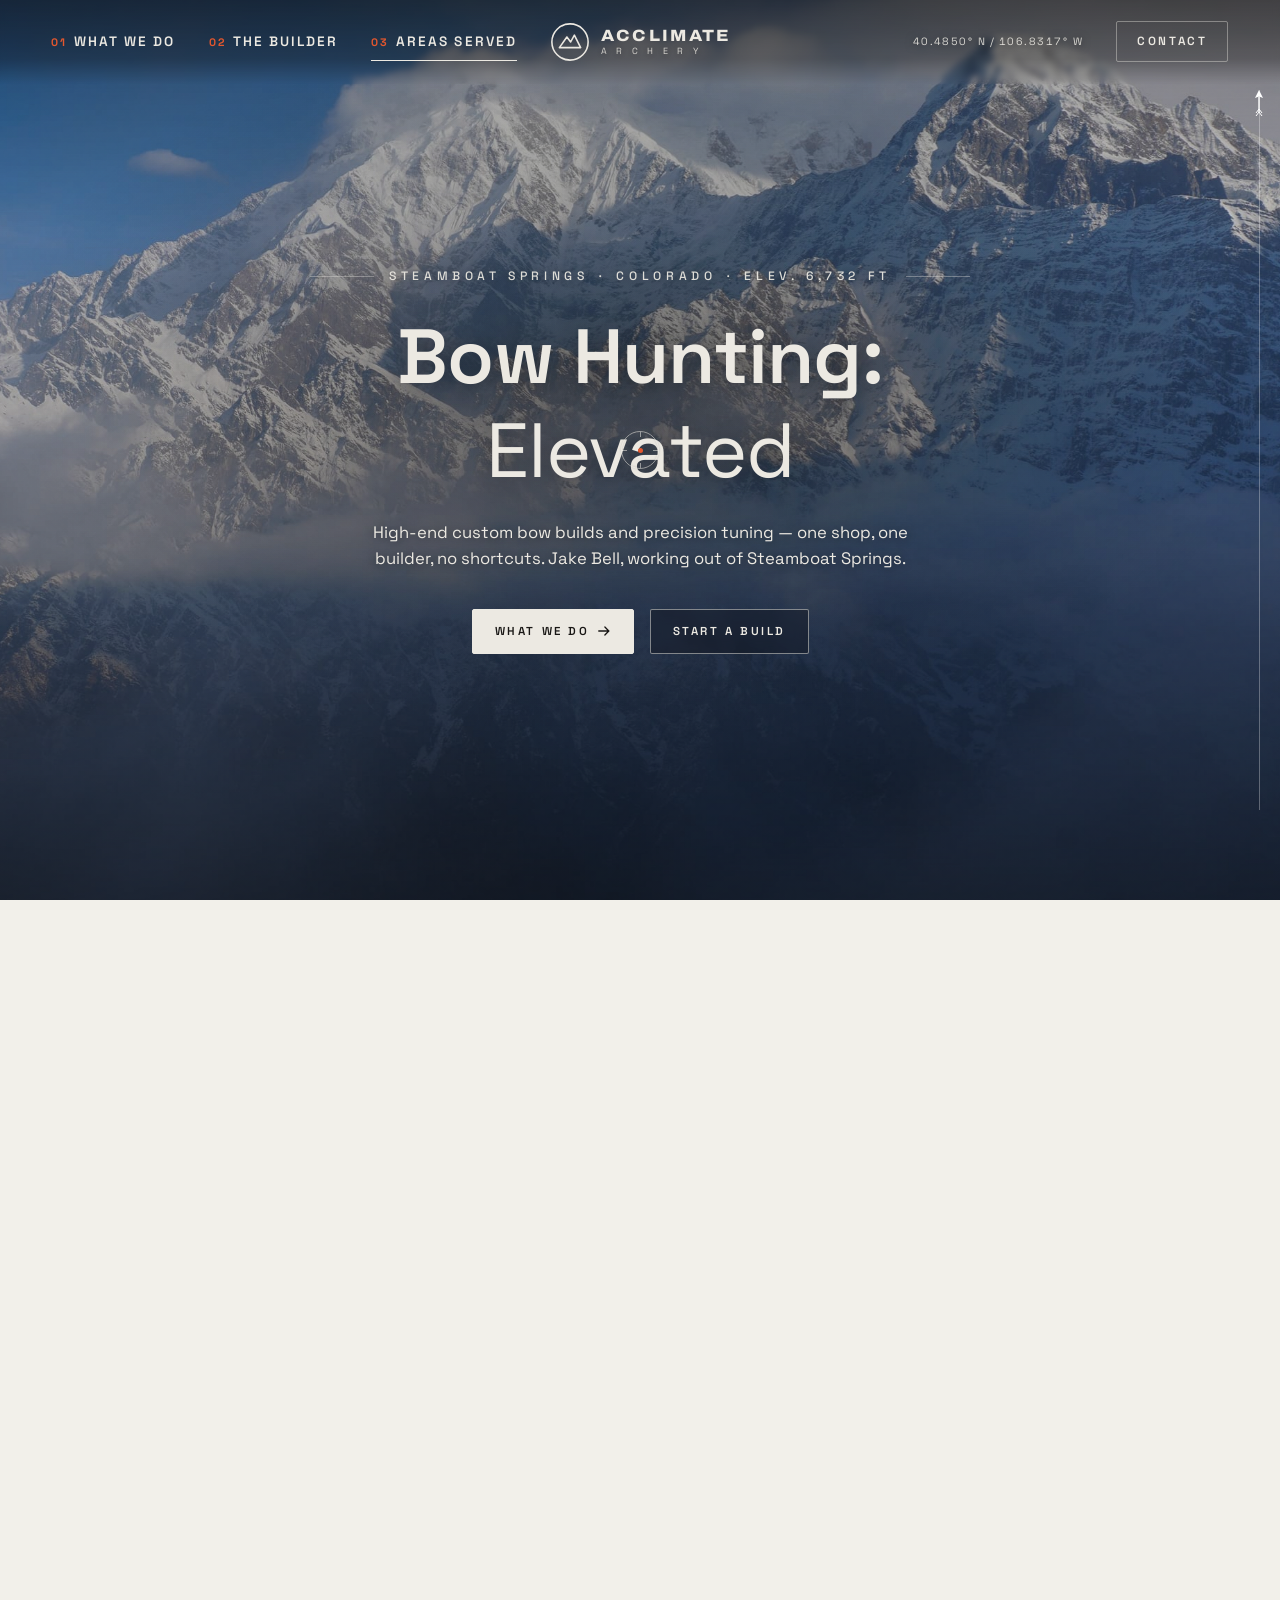
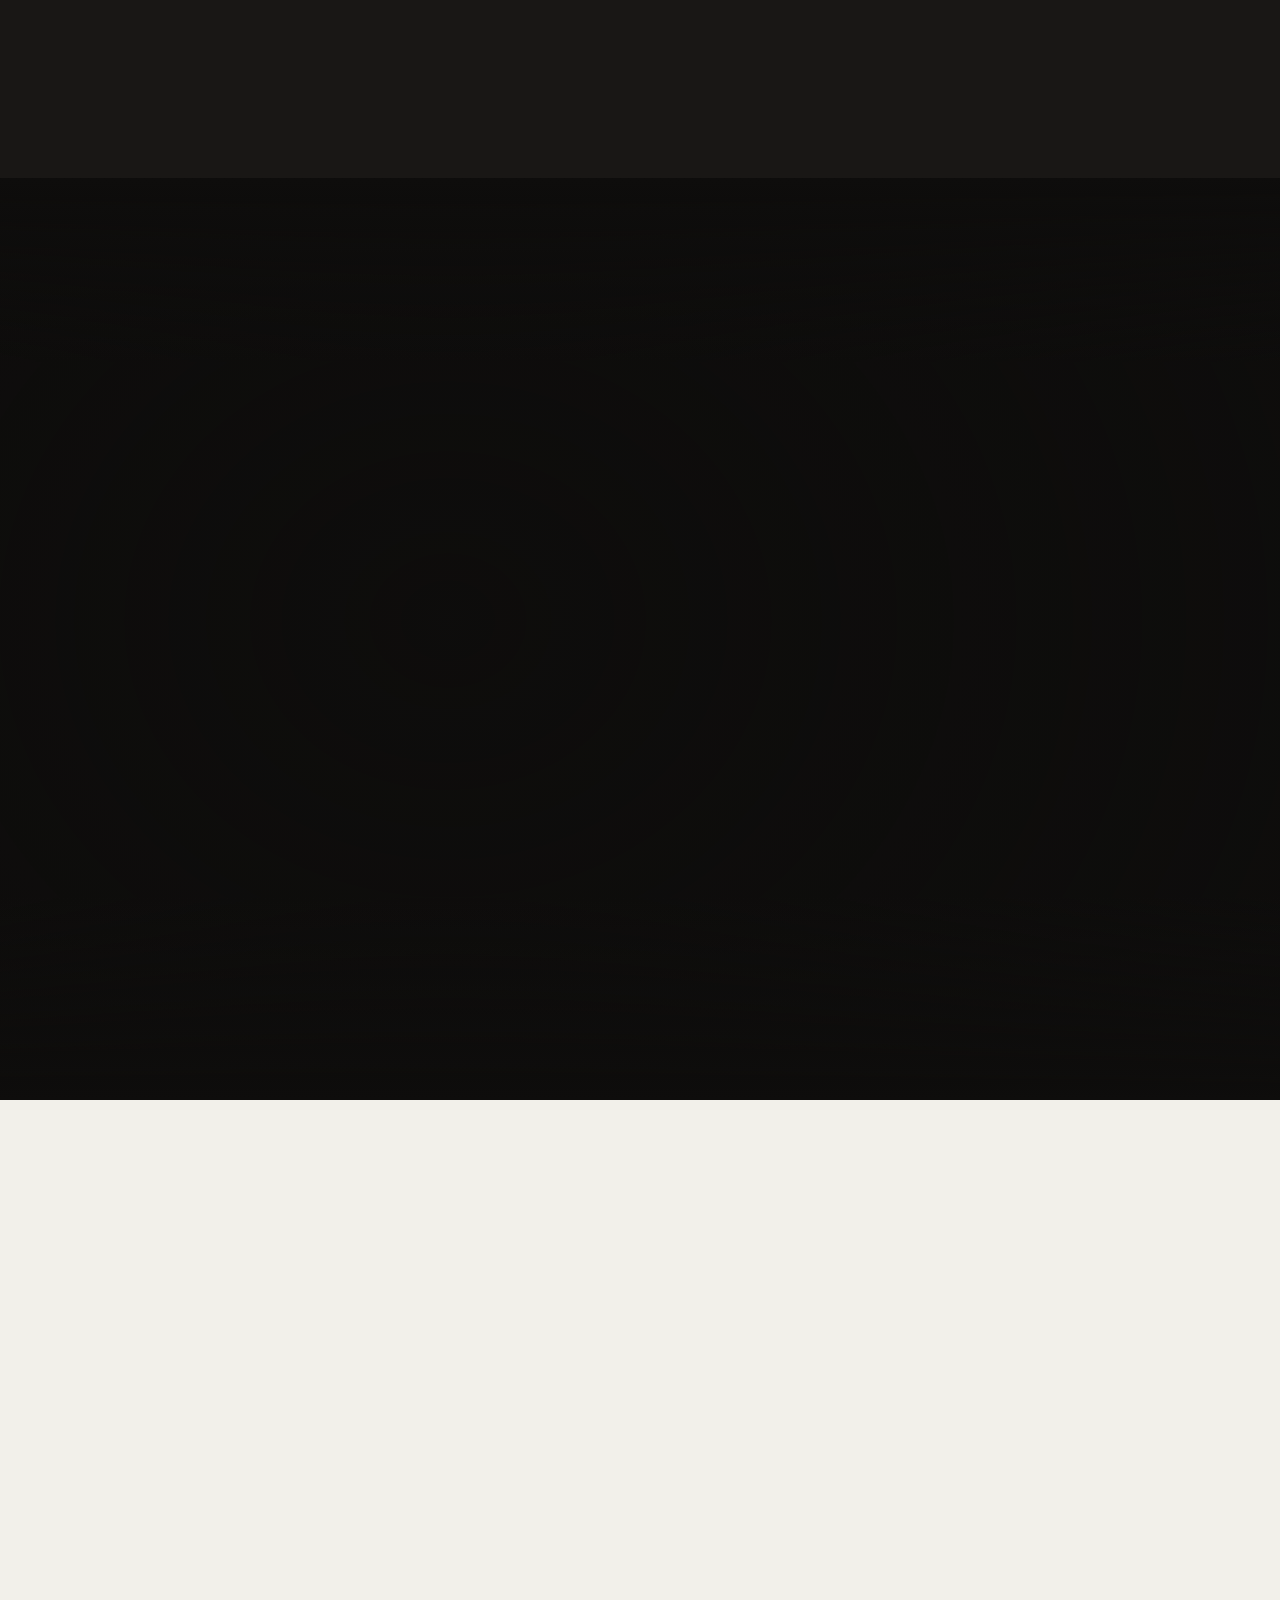
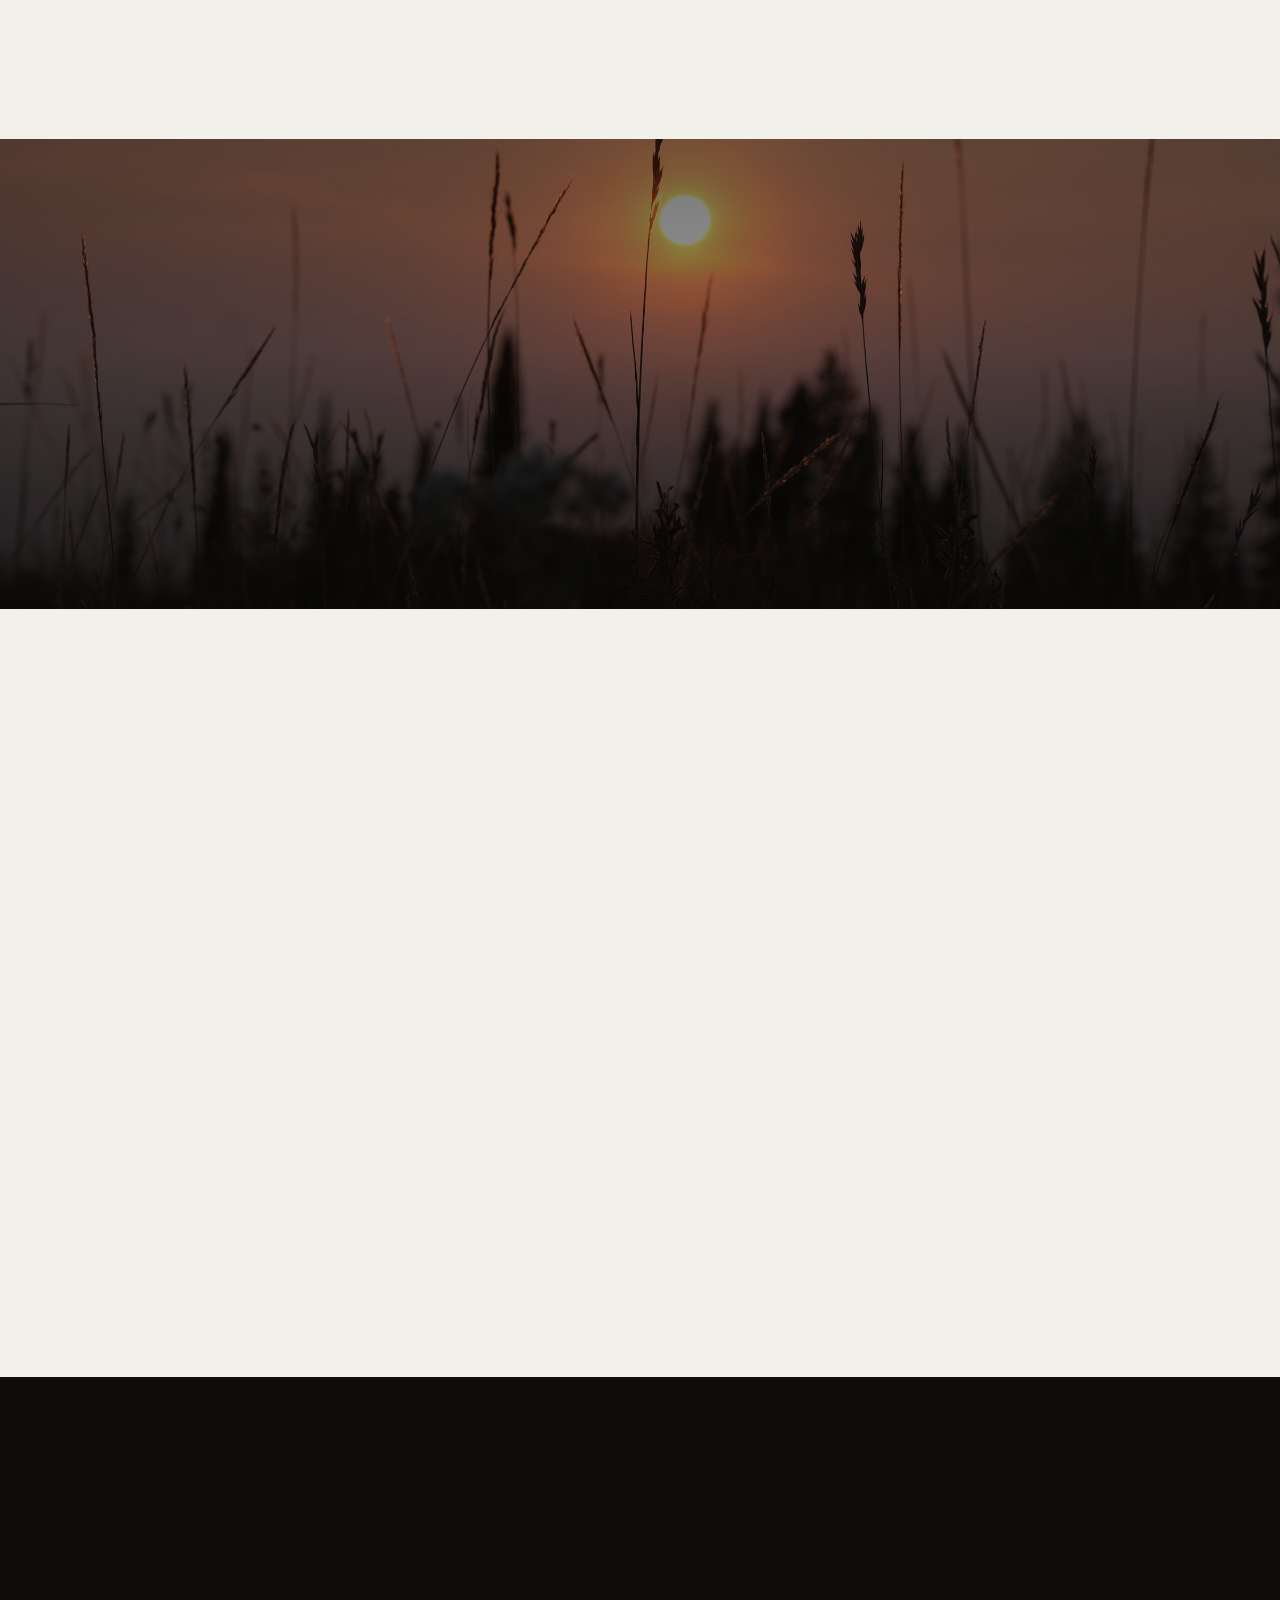
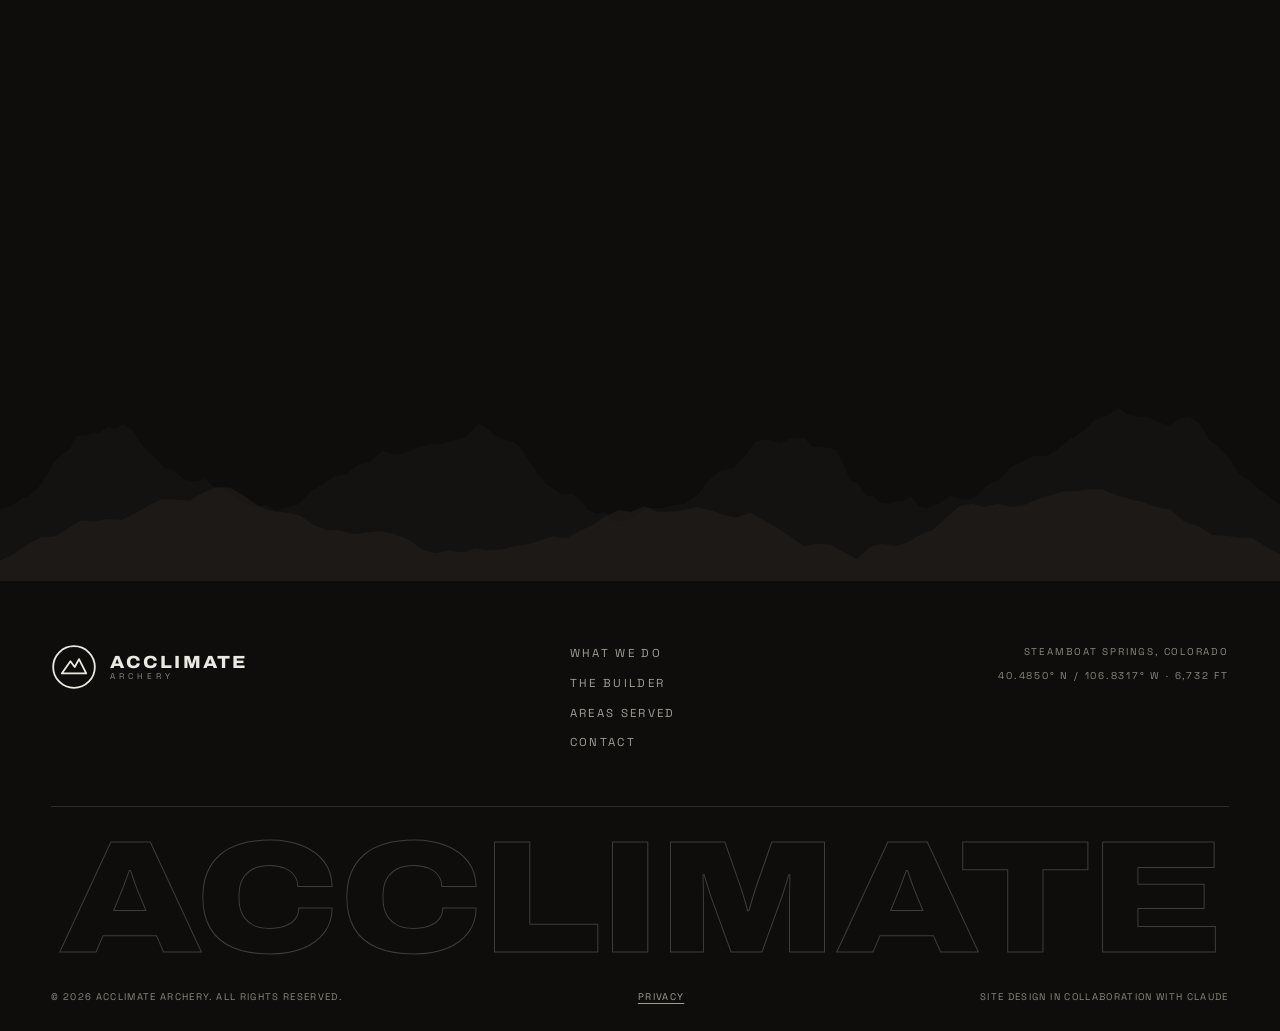
<file: index.html>
<!DOCTYPE html>
<html lang="en">
<head>
  <meta charset="UTF-8" />
  <meta name="viewport" content="width=device-width, initial-scale=1.0" />
  <title>Acclimate Archery — Custom Bow Builds &amp; Precision Tuning | Steamboat Springs, CO</title>
  <meta name="description" content="High-end custom bow builds and precision tuning by Jake Bell — a one-man archery shop based in Steamboat Springs, Colorado, serving the Yampa Valley. For bow hunters, by bow hunters." />
  <meta name="keywords" content="Acclimate Archery, Jake Bell, archery, bow tuning, custom bow builds, custom bow setups, precision bow tuning, high end archery, bow hunting, bow hunter, archery shop Steamboat Springs, Steamboat Springs archery, Yampa Valley archery, Colorado bow shop, hunting bow setup, arrow spine matching, broadhead tuning, string and cable service, bowstrings, elk hunting gear, archery Colorado" />
  <meta name="author" content="Jake Bell, Acclimate Archery" />
  <meta name="robots" content="index, follow" />
  <meta name="theme-color" content="#0e0d0c" />

  <meta property="og:title" content="Acclimate Archery — Custom Bow Builds & Precision Tuning" />
  <meta property="og:description" content="High-end custom bow builds and precision tuning by Jake Bell — a one-man archery shop in Steamboat Springs, Colorado." />
  <meta property="og:type" content="website" />
  <meta property="og:image" content="Images/hero-mountains.jpg" />
  <meta property="og:locale" content="en_US" />
  <meta name="twitter:card" content="summary_large_image" />
  <meta name="twitter:title" content="Acclimate Archery — Custom Bow Builds & Precision Tuning" />
  <meta name="twitter:description" content="High-end custom bow builds and precision tuning by Jake Bell — a one-man archery shop in Steamboat Springs, Colorado." />
  <meta name="twitter:image" content="Images/hero-mountains.jpg" />

  <script type="application/ld+json">
  {
    "@context": "https://schema.org",
    "@type": "SportingGoodsStore",
    "name": "Acclimate Archery",
    "description": "High-end custom bow builds, precision bow tuning, and archery services by Jake Bell in Steamboat Springs, Colorado.",
    "founder": {
      "@type": "Person",
      "name": "Jake Bell"
    },
    "telephone": "+1-612-554-9686",
    "email": "jakebell412@gmail.com",
    "address": {
      "@type": "PostalAddress",
      "addressLocality": "Steamboat Springs",
      "addressRegion": "CO",
      "addressCountry": "US"
    },
    "areaServed": ["Steamboat Springs, CO", "Yampa Valley, CO", "Craig, CO", "Hayden, CO", "Stagecoach, CO"],
    "priceRange": "$$",
    "knowsAbout": ["Custom bow builds", "Precision bow tuning", "Archery", "Bow hunting", "Arrow spine matching", "Broadhead tuning"]
  }
  </script>

  <link rel="preload" href="fonts/space-grotesk-latin.woff2" as="font" type="font/woff2" crossorigin />
  <link rel="preload" href="fonts/archivo-latin.woff2" as="font" type="font/woff2" crossorigin />
  <link rel="stylesheet" href="css/fonts.css" />
  <link rel="stylesheet" href="css/style.css" />
  <link rel="icon" type="image/svg+xml" href="favicon.svg" />
</head>
<body data-theme="dark">
  <a class="skip-link" href="#top">Skip to content</a>

  <!-- ======================= PRELOADER ======================= -->
  <div class="preloader" id="preloader" aria-hidden="true">
    <div class="preloader__inner">
      <svg class="preloader__mark" viewBox="0 0 120 120" fill="none">
        <circle class="preloader__ring" cx="60" cy="60" r="54" stroke="currentColor" stroke-width="1.5"/>
        <path class="preloader__peaks" d="M28 77 L50.6 45 L62 60 L73 39.5 L92 77 Z" stroke="currentColor" stroke-width="2.5" stroke-linejoin="round" fill="none"/>
      </svg>
      <div class="preloader__wordwrap">
        <span class="preloader__word">ACCLIMATE</span>
      </div>
      <div class="preloader__meta">
        <span>ELEV. 6,732 FT</span>
        <span class="preloader__count" id="preloaderCount">000</span>
      </div>
    </div>
    <div class="preloader__curtain"></div>
    <div class="preloader__curtain preloader__curtain--2"></div>
  </div>

  <!-- ======================= CURSOR ======================= -->
  <div class="cursor" id="cursor" aria-hidden="true">
    <div class="cursor__reticle">
      <span class="cursor__tick cursor__tick--n"></span>
      <span class="cursor__tick cursor__tick--e"></span>
      <span class="cursor__tick cursor__tick--s"></span>
      <span class="cursor__tick cursor__tick--w"></span>
    </div>
    <div class="cursor__dot"></div>
  </div>

  <!-- ======================= PROGRESS RAIL ======================= -->
  <div class="progress-rail" aria-hidden="true">
    <div class="progress-rail__arrow" id="progressArrow">
      <svg viewBox="0 0 10 26" fill="none">
        <path d="M5 0 L9 8 L5 6.5 L1 8 Z" fill="currentColor"/>
        <line x1="5" y1="6.5" x2="5" y2="22" stroke="currentColor" stroke-width="1.4"/>
        <path d="M5 22 L8 26 M5 22 L2 26 M5 19 L8 23 M5 19 L2 23" stroke="currentColor" stroke-width="1"/>
      </svg>
    </div>
    <div class="progress-rail__line"></div>
  </div>

  <!-- ======================= HEADER ======================= -->
  <header class="site-header" id="siteHeader">
    <div class="site-header__inner">
      <nav class="site-nav site-nav--left" aria-label="Primary">
        <a href="#what-we-do" class="site-nav__link" data-cursor="hover"><span class="site-nav__num">01</span>What We Do</a>
        <a href="#craft" class="site-nav__link" data-cursor="hover"><span class="site-nav__num">02</span>The Builder</a>
        <a href="#territory" class="site-nav__link" data-cursor="hover"><span class="site-nav__num">03</span>Areas Served</a>
      </nav>

      <a href="#top" class="site-logo" data-cursor="hover">
        <svg class="site-logo__mark" viewBox="0 0 64 64" fill="none" aria-hidden="true">
          <circle cx="32" cy="32" r="29" stroke="currentColor" stroke-width="2.5"/>
          <path d="M15 41 L27 24 L33 32 L39 21 L49 41 Z" stroke="currentColor" stroke-width="2.5" stroke-linejoin="round" fill="none"/>
        </svg>
        <span class="site-logo__type">
          <span class="site-logo__name">Acclimate</span>
          <span class="site-logo__sub" aria-hidden="true">A&nbsp;R&nbsp;C&nbsp;H&nbsp;E&nbsp;R&nbsp;Y</span><span class="visually-hidden">Archery</span>
        </span>
      </a>

      <div class="site-nav site-nav--right">
        <span class="site-header__coords" aria-hidden="true">40.4850° N&thinsp;/&thinsp;106.8317° W</span>
        <a href="#contact" class="btn btn--ghost" data-cursor="hover" data-magnetic>
          <span class="btn__bg"></span>
          <span class="btn__label">Contact</span>
        </a>
        <button class="nav-toggle" id="navToggle" type="button" aria-label="Open menu" aria-expanded="false" aria-controls="mobileMenu" data-cursor="hover">
          <span></span><span></span>
        </button>
      </div>
    </div>
  </header>

  <!-- ======================= MOBILE MENU ======================= -->
  <div class="mobile-menu" id="mobileMenu" aria-hidden="true">
    <div class="mobile-menu__bg"></div>
    <nav class="mobile-menu__nav" aria-label="Mobile">
      <a href="#what-we-do" class="mobile-menu__link"><em>01</em>What We Do</a>
      <a href="#craft" class="mobile-menu__link"><em>02</em>The Builder</a>
      <a href="#territory" class="mobile-menu__link"><em>03</em>Areas Served</a>
      <a href="#contact" class="mobile-menu__link"><em>04</em>Contact</a>
    </nav>
    <div class="mobile-menu__foot">
      <span>Steamboat Springs, Colorado</span>
      <span>Elev. 6,732 ft</span>
    </div>
  </div>

  <main id="top" tabindex="-1">

    <!-- ======================= HERO ======================= -->
    <section class="hero hero--photo" id="hero">
      <div class="hero__scene" id="heroScene">
        <img class="hero__photo" src="Images/hero-mountains.jpg" alt="Snow-covered mountain peaks rising above a sea of clouds" />
        <div class="hero__sky"></div>
        <div class="hero__stars" id="heroStars"></div>
        <svg class="hero__ridge hero__ridge--far" data-depth="0.12" viewBox="0 0 1600 900" preserveAspectRatio="xMidYMax slice" aria-hidden="true">
          <defs>
            <linearGradient id="ridgeFar" x1="0" y1="0.45" x2="0" y2="1">
              <stop offset="0" stop-color="#484b4f"/><stop offset="0.55" stop-color="#33363a"/><stop offset="1" stop-color="#26282b"/>
            </linearGradient>
          </defs>
          <path fill="url(#ridgeFar)" d="M0 609 L11 599 L22 586 L32 558 L43 537 L54 514 L65 482 L76 451 L87 427 L97 415 L108 404 L119 410 L130 403 L141 396 L152 382 L162 388 L173 375 L186 387 L198 383 L210 393 L223 406 L235 423 L247 438 L260 466 L272 501 L284 508 L297 529 L309 541 L321 545 L334 567 L346 596 L358 621 L371 635 L381 645 L391 640 L402 628 L412 631 L422 625 L433 621 L443 606 L453 580 L463 548 L474 529 L484 527 L494 507 L505 491 L515 488 L525 466 L536 436 L547 446 L559 449 L571 453 L582 467 L594 470 L606 477 L617 460 L629 455 L641 466 L652 471 L664 488 L676 512 L687 520 L699 539 L711 568 L722 593 L732 583 L743 558 L753 554 L763 557 L774 553 L784 538 L794 531 L804 528 L815 502 L825 489 L835 477 L845 452 L856 448 L866 449 L876 435 L886 439 L900 445 L913 442 L927 432 L940 417 L953 427 L967 422 L980 448 L994 458 L1007 475 L1020 503 L1034 520 L1047 533 L1060 557 L1074 582 L1087 585 L1101 600 L1109 576 L1116 568 L1124 564 L1132 553 L1140 545 L1148 529 L1156 507 L1164 492 L1172 471 L1180 460 L1188 452 L1196 450 L1204 441 L1211 448 L1219 441 L1227 444 L1239 464 L1252 466 L1264 467 L1276 465 L1288 468 L1300 452 L1313 453 L1325 466 L1337 481 L1349 508 L1361 513 L1374 515 L1386 535 L1398 562 L1410 581 L1422 604 L1433 589 L1445 576 L1456 546 L1467 519 L1478 507 L1489 487 L1500 472 L1511 461 L1522 456 L1533 457 L1544 459 L1556 447 L1567 430 L1578 418 L1589 409 L1600 401 L1600 1200 L0 1200 Z"/>
          <path class="hero__ridge-line" fill="none" d="M0 609 L11 599 L22 586 L32 558 L43 537 L54 514 L65 482 L76 451 L87 427 L97 415 L108 404 L119 410 L130 403 L141 396 L152 382 L162 388 L173 375 L186 387 L198 383 L210 393 L223 406 L235 423 L247 438 L260 466 L272 501 L284 508 L297 529 L309 541 L321 545 L334 567 L346 596 L358 621 L371 635 L381 645 L391 640 L402 628 L412 631 L422 625 L433 621 L443 606 L453 580 L463 548 L474 529 L484 527 L494 507 L505 491 L515 488 L525 466 L536 436 L547 446 L559 449 L571 453 L582 467 L594 470 L606 477 L617 460 L629 455 L641 466 L652 471 L664 488 L676 512 L687 520 L699 539 L711 568 L722 593 L732 583 L743 558 L753 554 L763 557 L774 553 L784 538 L794 531 L804 528 L815 502 L825 489 L835 477 L845 452 L856 448 L866 449 L876 435 L886 439 L900 445 L913 442 L927 432 L940 417 L953 427 L967 422 L980 448 L994 458 L1007 475 L1020 503 L1034 520 L1047 533 L1060 557 L1074 582 L1087 585 L1101 600 L1109 576 L1116 568 L1124 564 L1132 553 L1140 545 L1148 529 L1156 507 L1164 492 L1172 471 L1180 460 L1188 452 L1196 450 L1204 441 L1211 448 L1219 441 L1227 444 L1239 464 L1252 466 L1264 467 L1276 465 L1288 468 L1300 452 L1313 453 L1325 466 L1337 481 L1349 508 L1361 513 L1374 515 L1386 535 L1398 562 L1410 581 L1422 604 L1433 589 L1445 576 L1456 546 L1467 519 L1478 507 L1489 487 L1500 472 L1511 461 L1522 456 L1533 457 L1544 459 L1556 447 L1567 430 L1578 418 L1589 409 L1600 401"/>
        </svg>
        <svg class="hero__ridge hero__ridge--mid" data-depth="0.26" viewBox="0 0 1600 900" preserveAspectRatio="xMidYMax slice" aria-hidden="true">
          <defs>
            <linearGradient id="ridgeMid" x1="0" y1="0.5" x2="0" y2="1">
              <stop offset="0" stop-color="#2e3033"/><stop offset="0.6" stop-color="#232425"/><stop offset="1" stop-color="#1b1c1d"/>
            </linearGradient>
          </defs>
          <path fill="url(#ridgeMid)" d="M0 733 L11 733 L22 717 L33 694 L45 663 L56 646 L67 610 L78 558 L89 526 L100 496 L112 465 L123 459 L134 447 L145 443 L156 420 L167 432 L179 423 L197 434 L216 429 L235 441 L254 449 L273 480 L292 490 L310 525 L329 538 L348 541 L367 541 L386 572 L405 588 L423 594 L442 624 L461 662 L480 699 L492 678 L504 666 L516 643 L529 608 L541 593 L553 576 L565 571 L577 555 L590 557 L602 535 L614 530 L626 523 L638 519 L651 501 L663 489 L675 482 L688 515 L701 542 L714 558 L727 562 L740 576 L754 588 L767 587 L780 595 L793 597 L806 610 L819 597 L832 608 L845 615 L858 645 L871 682 L885 697 L902 695 L920 676 L938 675 L956 669 L973 623 L991 601 L1009 586 L1027 566 L1045 554 L1062 537 L1080 544 L1098 541 L1116 554 L1134 542 L1151 519 L1169 506 L1179 537 L1189 546 L1200 577 L1210 602 L1220 621 L1230 625 L1240 654 L1251 676 L1261 692 L1271 692 L1281 685 L1291 696 L1302 701 L1312 682 L1322 683 L1332 683 L1349 666 L1366 646 L1382 640 L1399 651 L1416 624 L1433 602 L1449 562 L1466 536 L1483 549 L1500 546 L1516 540 L1533 517 L1550 513 L1567 498 L1583 491 L1600 476 L1600 1200 L0 1200 Z"/>
          <path class="hero__ridge-line" fill="none" d="M0 733 L11 733 L22 717 L33 694 L45 663 L56 646 L67 610 L78 558 L89 526 L100 496 L112 465 L123 459 L134 447 L145 443 L156 420 L167 432 L179 423 L197 434 L216 429 L235 441 L254 449 L273 480 L292 490 L310 525 L329 538 L348 541 L367 541 L386 572 L405 588 L423 594 L442 624 L461 662 L480 699 L492 678 L504 666 L516 643 L529 608 L541 593 L553 576 L565 571 L577 555 L590 557 L602 535 L614 530 L626 523 L638 519 L651 501 L663 489 L675 482 L688 515 L701 542 L714 558 L727 562 L740 576 L754 588 L767 587 L780 595 L793 597 L806 610 L819 597 L832 608 L845 615 L858 645 L871 682 L885 697 L902 695 L920 676 L938 675 L956 669 L973 623 L991 601 L1009 586 L1027 566 L1045 554 L1062 537 L1080 544 L1098 541 L1116 554 L1134 542 L1151 519 L1169 506 L1179 537 L1189 546 L1200 577 L1210 602 L1220 621 L1230 625 L1240 654 L1251 676 L1261 692 L1271 692 L1281 685 L1291 696 L1302 701 L1312 682 L1322 683 L1332 683 L1349 666 L1366 646 L1382 640 L1399 651 L1416 624 L1433 602 L1449 562 L1466 536 L1483 549 L1500 546 L1516 540 L1533 517 L1550 513 L1567 498 L1583 491 L1600 476"/>
        </svg>
        <canvas class="hero__mist" id="heroMist" aria-hidden="true"></canvas>
        <svg class="hero__ridge hero__ridge--near" data-depth="0.45" viewBox="0 0 1600 900" preserveAspectRatio="xMidYMax slice" aria-hidden="true">
          <defs>
            <linearGradient id="ridgeNear" x1="0" y1="0.55" x2="0" y2="1">
              <stop offset="0" stop-color="#1b1917"/><stop offset="1" stop-color="#0e0d0c"/>
            </linearGradient>
          </defs>
          <path fill="url(#ridgeNear)" d="M0 829 L18 774 L37 744 L55 709 L73 682 L91 658 L110 634 L128 629 L146 623 L164 629 L183 611 L201 584 L219 556 L237 547 L256 553 L274 553 L292 575 L317 605 L341 624 L365 626 L390 622 L414 653 L438 669 L462 680 L487 668 L511 671 L535 702 L560 716 L584 740 L608 736 L633 734 L657 740 L681 766 L697 753 L712 748 L728 761 L744 756 L759 738 L775 738 L791 708 L806 674 L822 654 L838 662 L853 622 L869 609 L885 575 L900 553 L916 556 L932 551 L954 560 L976 550 L998 549 L1020 570 L1042 606 L1064 636 L1086 649 L1108 653 L1130 670 L1152 691 L1175 688 L1197 680 L1219 702 L1241 738 L1263 756 L1285 797 L1305 756 L1324 743 L1344 731 L1364 700 L1383 699 L1403 673 L1423 675 L1443 680 L1462 670 L1482 637 L1502 617 L1521 617 L1541 602 L1561 593 L1580 564 L1600 531 L1600 1200 L0 1200 Z"/>
        </svg>
        <canvas class="hero__snow" id="heroSnow" aria-hidden="true"></canvas>
        <div class="hero__grain" aria-hidden="true"></div>
        <div class="hero__vignette" aria-hidden="true"></div>
      </div>

      <div class="hero__content">
        <p class="hero__eyebrow" data-reveal>
          <span class="hero__eyebrow-line"></span>
          Steamboat Springs&ensp;·&ensp;Colorado&ensp;·&ensp;Elev. 6,732 ft
          <span class="hero__eyebrow-line"></span>
        </p>
        <h1 class="hero__title">
          <span class="hero__title-row"><span class="split-line">Bow Hunting:</span></span>
          <span class="hero__title-row hero__title-row--serif"><span class="split-line"><em>Elevated</em></span></span>
        </h1>
        <p class="hero__sub" data-reveal>
          High-end custom bow builds and precision tuning&nbsp;— one
          shop, one builder, no shortcuts. Jake Bell, working out of
          Steamboat Springs.
        </p>
        <div class="hero__actions" data-reveal>
          <a href="#what-we-do" class="btn btn--solid" data-cursor="hover" data-magnetic>
            <span class="btn__bg"></span>
            <span class="btn__label">What We Do</span>
            <svg class="btn__icon" viewBox="0 0 16 16"><path d="M2 8 H13 M9 3.5 L13.5 8 L9 12.5" stroke="currentColor" stroke-width="1.5" fill="none" stroke-linecap="round"/></svg>
          </a>
          <a href="#what-we-do-ctas" class="btn btn--line" data-cursor="hover" data-magnetic>
            <span class="btn__bg"></span>
            <span class="btn__label">Start a Build</span>
          </a>
        </div>
      </div>

      <div class="hero__foot" data-reveal>
        <div class="hero__scrollcue" aria-hidden="true">
          <span class="hero__scrollcue-track"><span class="hero__scrollcue-thumb"></span></span>
          <span class="hero__scrollcue-label">Scroll</span>
        </div>
        <p class="hero__foot-note">Custom builds&ensp;/&ensp;precision tuning&ensp;/&ensp;merch</p>
        <div class="hero__wind" aria-hidden="true">
          <span>ELEV</span><span class="hero__wind-val">6,732 FT</span>
        </div>
      </div>
    </section>

    <!-- ======================= WHAT WE DO ======================= -->
    <section class="services section" id="what-we-do">
      <div class="section__head">
        <p class="section__eyebrow" data-reveal><span class="section__eyebrow-dot"></span>01 — What We Do</p>
        <h2 class="section__title" data-split-title>
          Every bow leaves <em>dialed in.</em>
        </h2>
        <p class="section__lede" data-reveal>
          No counter queue. No rushed pro-shop tune. One builder, one shop, and a
          setup process that treats your rig like the precision instrument it is.
        </p>
      </div>

      <div class="services__grid" id="what-we-do-ctas">
        <article class="service-card" data-tilt data-reveal>
          <div class="service-card__sheen"></div>
          <span class="service-card__index">01</span>
          <div class="service-card__icon" aria-hidden="true">
            <svg viewBox="0 0 48 48" fill="none" stroke="currentColor" stroke-width="1.6" stroke-linecap="round" stroke-linejoin="round">
              <path d="M12 6 C24 14 24 34 12 42" />
              <line x1="12" y1="6" x2="12" y2="42" stroke-dasharray="2 4"/>
              <line x1="4" y1="24" x2="44" y2="24"/>
              <path d="M38 24 L32 20 M38 24 L32 28" />
              <path d="M4 24 L8 21 M4 24 L8 27" />
            </svg>
          </div>
          <h3 class="service-card__title">Custom Bow Builds</h3>
          <p class="service-card__body">
            Spec'd from a blank slate — riser, limbs, strings, rest, sight, stabilizers —
            matched to your draw, your terrain, and the animal you're after. Built,
            tuned, and dialed in before it ever leaves the shop.
          </p>
          <ul class="service-card__list">
            <li>Full component selection &amp; sourcing</li>
            <li>Draw-length &amp; grip fitting</li>
            <li>Paper-tuned &amp; sighted at the shop</li>
          </ul>
          <a href="https://cal.com/jake-bell-qwoqzg/15min" target="_blank" rel="noopener" class="service-card__cta service-card__cta--btn" data-cursor="hover">Get in Touch<i aria-hidden="true">→</i><span class="visually-hidden"> (opens in a new tab)</span></a>
        </article>

        <article class="service-card" data-tilt data-reveal>
          <div class="service-card__sheen"></div>
          <span class="service-card__index">02</span>
          <div class="service-card__icon" aria-hidden="true">
            <svg viewBox="0 0 48 48" fill="none" stroke="currentColor" stroke-width="1.6" stroke-linecap="round" stroke-linejoin="round">
              <circle cx="24" cy="24" r="17"/>
              <circle cx="24" cy="24" r="9"/>
              <circle cx="24" cy="24" r="1.8" fill="currentColor"/>
              <line x1="24" y1="2" x2="24" y2="12"/>
              <line x1="24" y1="36" x2="24" y2="46"/>
              <line x1="2" y1="24" x2="12" y2="24"/>
              <line x1="36" y1="24" x2="46" y2="24"/>
            </svg>
          </div>
          <h3 class="service-card__title">Precision Tune &amp; Service</h3>
          <p class="service-card__body">
            Paper tune, timing, cam sync, center shot, and broadhead tuning — the
            pre-season once-over that turns "close enough" into a bow that stacks
            arrows where you're looking.
          </p>
          <ul class="service-card__list">
            <li>Paper &amp; walk-back tuning</li>
            <li>String, cable &amp; peep service</li>
            <li>Broadhead flight verification</li>
          </ul>
          <a href="https://cal.com/jake-bell-qwoqzg/15min" target="_blank" rel="noopener" class="service-card__cta service-card__cta--btn" data-cursor="hover">Get in Touch<i aria-hidden="true">→</i><span class="visually-hidden"> (opens in a new tab)</span></a>
        </article>

        <article class="service-card" data-tilt data-reveal>
          <div class="service-card__sheen"></div>
          <span class="service-card__index">03</span>
          <div class="service-card__icon" aria-hidden="true">
            <svg viewBox="0 0 48 48" fill="none" stroke="currentColor" stroke-width="1.6" stroke-linecap="round" stroke-linejoin="round">
              <path d="M14 10 L20 6 Q24 10 28 6 L34 10 L40 16 L34 20 L34 42 L14 42 L14 20 L8 16 Z"/>
              <path d="M20 6.5 Q24 14 28 6.5" stroke-dasharray="2 3"/>
            </svg>
          </div>
          <h3 class="service-card__title">Merch</h3>
          <p class="service-card__body">
            Because your hunting buddies need to know whose camp is running
            the show. Acclimate Archery snapbacks and tees — simple gear,
            just off the clock for once.
          </p>
          <ul class="service-card__list">
            <li>"Superfly" snapbacks</li>
            <li>Acclimate Archery tees</li>
            <li>Small batches</li>
          </ul>
          <a href="#contact" class="service-card__cta service-card__cta--btn" data-cursor="hover">Get in Touch<i aria-hidden="true">→</i></a>
        </article>
      </div>

      <p class="services__note" data-reveal>
        <em>No shortcuts. No gimmicks.</em>&ensp;Just top-of-the-line bows, done right.
      </p>
    </section>

    <!-- ======================= CRAFT / ABOUT ======================= -->
    <section class="craft section section--dark" id="craft">
      <div class="craft__grid">
        <div class="craft__left">
          <p class="section__eyebrow section__eyebrow--light" data-reveal><span class="section__eyebrow-dot"></span>02 — The Builder</p>
          <h2 class="craft__title" data-split-title>
            For bow hunters,<br /><em>by bow hunters.</em>
          </h2>
          <div class="craft__sig" data-reveal>
            <span class="craft__sig-name">Jake Bell</span>
            <svg class="craft__sig-arrow" viewBox="0 0 260 26" fill="none" stroke="currentColor" stroke-linecap="round" stroke-linejoin="round" aria-hidden="true">
              <path class="craft__sig-path" stroke-width="1.4" d="M4 16 C60 12 150 12 244 13"/>
              <path class="craft__sig-path craft__sig-path--head" stroke-width="1.4" d="M244 13 L232 6 M244 13 L232 20"/>
              <path class="craft__sig-path craft__sig-path--fletch" stroke-width="1.2" d="M14 16 L6 8 M22 16 L14 8 M30 15 L22 7"/>
              <path class="craft__sig-path craft__sig-path--fletch" stroke-width="1.2" d="M14 16 L6 24 M22 16 L14 24 M30 15 L22 23"/>
            </svg>
            <span class="craft__sig-role">Owner &amp; founder, Acclimate Archery</span>
          </div>
          <div class="craft__specialties" data-reveal>
            <span class="craft__specialties-label">Specialties</span>
            <ul class="craft__specialties-list" id="specialtiesList">
              <li><i>01</i><span class="craft__specialty-copy"><b>Custom Builds</b><em>Built right, every time.</em></span></li>
              <li><i>02</i><span class="craft__specialty-copy"><b>Precision Tuning</b><em>Dialed in before you draw.</em></span></li>
              <li><i>03</i><span class="craft__specialty-copy"><b>Hunting Rig Setups</b><em>Built for the field.</em></span></li>
              <li><i>04</i><span class="craft__specialty-copy"><b>Arrow Spine Matching</b><em>Matched to your exact draw.</em></span></li>
              <li><i>05</i><span class="craft__specialty-copy"><b>String &amp; Cable Work</b><em>Replaced, timed, trusted.</em></span></li>
              <li><i>06</i><span class="craft__specialty-copy"><b>Broadhead Tuning</b><em>Flying true, every head.</em></span></li>
            </ul>
            <span class="craft__coords">40.4850° N&ensp;·&ensp;106.8317° W</span>
          </div>
        </div>
        <div class="craft__right">
          <div class="craft__portrait" data-reveal data-parallax-img>
            <img src="Images/jake.jpg" alt="Jake Bell holding a trout, out on the water" />
            <span class="craft__portrait-frame" aria-hidden="true"></span>
            <span class="craft__portrait-tag">Jake Bell — Owner / Founder</span>
          </div>
          <div class="craft__copy">
            <p class="craft__para" data-reveal>
              Jake Bell has spent <strong>over 15 years</strong> bow hunting across
              the US, and somewhere along the way, that passion turned into a
              career. When he's not in the field, he's usually still thinking
              about it — tuning bows, testing new setups, or growing his
              business. He's also an avid fly fisherman and a self-taught
              entrepreneur who built Acclimate Archery from the ground up.
            </p>
            <p class="craft__para" data-reveal>
              Jake is known for his precision work — bow tuning and custom
              builds that are dialed in exactly to how you shoot. He's the guy
              people trust to get their setup right, whether that means
              fine-tuning before season or building something from scratch.
              Clients say the same thing: he's sharp, easy to talk to, and genuinely wants to see
              you succeed out there.
            </p>
            <div class="craft__facts" data-reveal>
              <div class="craft__fact">
                <span class="craft__fact-num" data-count="15" data-suffix="+">0</span>
                <span class="craft__fact-label">Years in the field</span>
              </div>
              <div class="craft__fact">
                <span class="craft__fact-num" data-count="1">0</span>
                <span class="craft__fact-label">Builder. Every bow, start to finish</span>
              </div>
              <div class="craft__fact">
                <span class="craft__fact-num" data-count="100" data-suffix="%">0</span>
                <span class="craft__fact-label">Paper-tuned in-house, every bow</span>
              </div>
            </div>
          </div>
        </div>
      </div>
    </section>

    <!-- ======================= TERRAIN / TERRITORY ======================= -->
    <section class="territory section section--void" id="territory">
      <canvas class="territory__gl" id="terrainCanvas" aria-hidden="true"></canvas>
      <div class="territory__scrim" aria-hidden="true"></div>
      <div class="territory__inner">
        <p class="section__eyebrow section__eyebrow--light" data-reveal><span class="section__eyebrow-dot"></span>03 — Areas Served</p>
        <h2 class="section__title section__title--light" data-split-title>
          Based in Steamboat.<br /><em>Serving the Yampa Valley.</em>
        </h2>
        <div class="territory__grid">
          <div class="territory__map" data-reveal>
            <svg viewBox="0 0 460 340" fill="none" role="img" aria-label="Map of Colorado with Steamboat Springs marked">
              <defs>
                <clipPath id="coClip"><rect x="30" y="40" width="400" height="260" rx="3"/></clipPath>
              </defs>
              <g clip-path="url(#coClip)" class="territory__topo">
                <path d="M-10 90 Q120 40 230 95 T470 80" />
                <path d="M-10 130 Q130 80 240 135 T470 120" />
                <path d="M-10 170 Q140 120 250 175 T470 160" />
                <path d="M-10 210 Q150 160 260 215 T470 200" />
                <path d="M-10 250 Q160 205 270 255 T470 240" />
                <path d="M-10 290 Q170 250 280 295 T470 280" />
              </g>
              <rect class="territory__border" x="30" y="40" width="400" height="260" rx="3"/>
              <!-- Border box = the State of Colorado (109.05°–102.05° W, 41°–37° N).
                   Every dot below is projected from its real lat/long. -->
              <g class="territory__ticks" aria-hidden="true">
                <line x1="130" y1="40" x2="130" y2="46"/><line x1="230" y1="40" x2="230" y2="46"/><line x1="330" y1="40" x2="330" y2="46"/>
                <line x1="130" y1="294" x2="130" y2="300"/><line x1="230" y1="294" x2="230" y2="300"/><line x1="330" y1="294" x2="330" y2="300"/>
                <line x1="30" y1="127" x2="36" y2="127"/><line x1="30" y1="213" x2="36" y2="213"/>
                <line x1="424" y1="127" x2="430" y2="127"/><line x1="424" y1="213" x2="430" y2="213"/>
              </g>
              <g class="territory__towns">
                <g class="territory__town">
                  <circle class="territory__town-ring" cx="116" cy="71" r="7"/>
                  <circle class="territory__town-dot" cx="116" cy="71" r="2.5"/>
                  <text x="92" y="59">CRAIG</text>
                </g>
                <g class="territory__town">
                  <circle class="territory__town-ring" cx="257" cy="67" r="7"/>
                  <circle class="territory__town-dot" cx="257" cy="67" r="2.5"/>
                  <text x="265" y="71">FORT COLLINS</text>
                </g>
                <g class="territory__town">
                  <circle class="territory__town-ring" cx="262" cy="122" r="7"/>
                  <circle class="territory__town-dot" cx="262" cy="122" r="2.5"/>
                  <text x="270" y="126">DENVER</text>
                </g>
                <g class="territory__town">
                  <circle class="territory__town-ring" cx="183" cy="128" r="7"/>
                  <circle class="territory__town-dot" cx="183" cy="128" r="2.5"/>
                  <text x="176" y="144">VAIL</text>
                </g>
                <g class="territory__town">
                  <circle class="territory__town-ring" cx="59" cy="166" r="7"/>
                  <circle class="territory__town-dot" cx="59" cy="166" r="2.5"/>
                  <text x="67" y="170">GRAND JUNCTION</text>
                </g>
                <g class="territory__town">
                  <circle class="territory__town-ring" cx="272" cy="181" r="7"/>
                  <circle class="territory__town-dot" cx="272" cy="181" r="2.5"/>
                  <text x="280" y="185">CO SPRINGS</text>
                </g>
                <g class="territory__town">
                  <circle class="territory__town-ring" cx="97" cy="282" r="7"/>
                  <circle class="territory__town-dot" cx="97" cy="282" r="2.5"/>
                  <text x="105" y="286">DURANGO</text>
                </g>
              </g>
              <g class="territory__marker">
                <circle class="territory__pulse" cx="157" cy="74" r="8"/>
                <circle class="territory__pulse territory__pulse--2" cx="157" cy="74" r="8"/>
                <circle cx="157" cy="74" r="4.5" class="territory__dot"/>
                <line x1="157" y1="74" x2="190" y2="58" class="territory__leader"/>
                <text x="196" y="54" class="territory__label">
                  <tspan x="196" dy="0">STEAMBOAT SPRINGS</tspan>
                  <tspan x="196" dy="13">— HQ</tspan>
                </text>
              </g>
              <g class="territory__compass" transform="translate(404, 268)" aria-hidden="true">
                <circle class="territory__compass-ring" cx="0" cy="0" r="13"/>
                <line x1="0" y1="-16" x2="0" y2="-13"/>
                <line x1="0" y1="13" x2="0" y2="16"/>
                <line x1="-16" y1="0" x2="-13" y2="0"/>
                <line x1="16" y1="0" x2="13" y2="0"/>
                <path class="territory__compass-needle-n" d="M0 -10 L3 0 L0 2 L-3 0 Z"/>
                <path class="territory__compass-needle-s" d="M0 10 L3 0 L0 -2 L-3 0 Z"/>
                <circle class="territory__compass-pivot" cx="0" cy="0" r="1.3"/>
                <text x="0" y="-20" text-anchor="middle">N</text>
                <text x="0" y="26" text-anchor="middle">S</text>
                <text x="20" y="3.5" text-anchor="middle">E</text>
                <text x="-20" y="3.5" text-anchor="middle">W</text>
              </g>
              <text x="30" y="322" class="territory__coords-txt">40.4850° N, 106.8317° W — STATE OF COLORADO</text>
            </svg>
          </div>
          <div class="territory__copy">
            <p class="territory__para" data-reveal>
              Home base sits at <strong>6,732 feet</strong> in Steamboat Springs — elk
              country. Every bow is built, tuned, and handed off right here at the
              shop — hunters and archers from across the Yampa Valley make the
              trip in.
            </p>
            <ul class="territory__list" data-reveal>
              <li><span>Steamboat Springs</span><em>Home base &amp; the shop</em></li>
              <li><span>The Yampa Valley</span><em>Craig · Hayden · Stagecoach</em></li>
            </ul>
            <div class="territory__elev" data-reveal aria-hidden="true">
              <span class="territory__elev-num" data-count="6732" data-format="comma">0</span>
              <span class="territory__elev-unit">FT — HOME ELEVATION</span>
            </div>
          </div>
        </div>
      </div>
    </section>

    <!-- ======================= BRANDS ======================= -->
    <section class="brands section" id="brands">
      <div class="section__head section__head--tight">
        <p class="section__eyebrow" data-reveal><span class="section__eyebrow-dot"></span>Brands we use</p>
        <h2 class="section__title section__title--sm" data-split-title>Brands we <em>love.</em></h2>
      </div>
      <div class="brands__rows" data-reveal>
        <a class="brand-row" href="https://optionarchery.com" target="_blank" rel="noopener" data-cursor="hover">
          <span class="brand-row__name">Option Archery</span>
          <span class="brand-row__desc">Switchback sights &amp; quivers</span>
          <span class="brand-row__arrow" aria-hidden="true">↗</span><span class="visually-hidden"> (opens in a new tab)</span>
        </a>
        <a class="brand-row" href="https://gasbowstrings.com" target="_blank" rel="noopener" data-cursor="hover">
          <span class="brand-row__name">GAS Bowstrings</span>
          <span class="brand-row__desc">Custom strings &amp; cables</span>
          <span class="brand-row__arrow" aria-hidden="true">↗</span><span class="visually-hidden"> (opens in a new tab)</span>
        </a>
        <a class="brand-row" href="https://www.arizonaarchery.com" target="_blank" rel="noopener" data-cursor="hover">
          <span class="brand-row__name">AAE — Arizona Archery</span>
          <span class="brand-row__desc">Rests, vanes &amp; accessories</span>
          <span class="brand-row__arrow" aria-hidden="true">↗</span><span class="visually-hidden"> (opens in a new tab)</span>
        </a>
        <a class="brand-row" href="https://psearchery.com" target="_blank" rel="noopener" data-cursor="hover">
          <span class="brand-row__name">PSE Archery</span>
          <span class="brand-row__desc">Bows &amp; risers</span>
          <span class="brand-row__arrow" aria-hidden="true">↗</span><span class="visually-hidden"> (opens in a new tab)</span>
        </a>
      </div>
    </section>

    <!-- ======================= QUOTE ======================= -->
    <section class="quote quote--photo section--void" id="quote">
      <img class="quote__photo" src="Images/quote-sunset.jpg" alt="Sun setting behind tall prairie grass at dusk" />
      <div class="quote__scrim" aria-hidden="true"></div>
      <canvas class="quote__embers" id="quoteEmbers" aria-hidden="true"></canvas>
      <figure class="quote__fig">
        <blockquote class="quote__text" data-split-title>
          "A hunt based only on trophies taken falls far short
          <em>of what the ultimate goal should&nbsp;be."</em>
        </blockquote>
        <figcaption class="quote__cite" data-reveal>— Fred Bear</figcaption>
      </figure>
    </section>

    <!-- ======================= TESTIMONIALS ======================= -->
    <section class="testimonials section" id="testimonials">
      <div class="section__head">
        <p class="section__eyebrow" data-reveal><span class="section__eyebrow-dot"></span>Field Reports</p>
        <h2 class="section__title" data-split-title>Word from <em>the field.</em></h2>
      </div>
      <!-- REAL CLIENT REVIEWS — sourced from Google -->
      <div class="testimonials__rail" id="testimonialRail">
        <article class="testimonial" data-reveal data-tilt>
          <span class="testimonial__mark" aria-hidden="true">"</span>
          <p class="testimonial__body">
            Jake did an awesome job setting up my Mach 34, this thing shoots lights
            out. His attention to detail on arrow building is awesome. I'd highly
            recommend working with Acclimate Archery!
          </p>
          <footer class="testimonial__foot">
            <span class="testimonial__name">Ryan Sundberg</span>
            <span class="testimonial__meta">Google review</span>
          </footer>
        </article>
        <article class="testimonial" data-reveal data-tilt>
          <span class="testimonial__mark" aria-hidden="true">"</span>
          <p class="testimonial__body">
            Jake does a great job at explaining everything. He's not only full of
            knowledge, he wants you to be a better archer. Arrow groups became much
            tighter and more consistent — took my first archery elk this year after
            visiting Jake. 10/10 recommend!
          </p>
          <footer class="testimonial__foot">
            <span class="testimonial__name">Jeb Powell</span>
            <span class="testimonial__meta">Google review</span>
          </footer>
        </article>
        <article class="testimonial" data-reveal data-tilt>
          <span class="testimonial__mark" aria-hidden="true">"</span>
          <p class="testimonial__body">
            My bow sight became loose and my 3rd axis was messed up while hunting
            elk over-the-counter. Found him online and he fixed it, plus my cam
            timing, on short notice — from 10:30 to 11:30 at night. Amazing dude
            and very knowledgeable. Highly recommend!
          </p>
          <footer class="testimonial__foot">
            <span class="testimonial__name">Jacob Kapers</span>
            <span class="testimonial__meta">Google review</span>
          </footer>
        </article>
      </div>
    </section>

    <!-- ======================= CONTACT CTA ======================= -->
    <section class="contact section--void" id="contact">
      <div class="contact__ridges" aria-hidden="true">
        <svg viewBox="0 0 1600 300" preserveAspectRatio="xMidYMax slice">
          <path d="M0 207 L10 205 L19 200 L29 194 L38 190 L48 181 L58 167 L67 149 L77 140 L87 133 L96 116 L106 116 L115 113 L125 112 L135 105 L144 107 L154 102 L167 111 L179 130 L192 142 L205 156 L217 159 L230 171 L243 173 L256 170 L268 180 L281 183 L294 193 L307 200 L319 207 L332 202 L345 210 L357 206 L373 202 L388 186 L403 177 L418 167 L433 164 L448 152 L463 149 L478 135 L493 140 L508 137 L523 130 L538 127 L553 126 L568 122 L583 117 L598 101 L609 107 L619 116 L630 121 L640 123 L651 131 L661 147 L672 163 L682 176 L693 183 L703 189 L714 188 L724 194 L735 208 L745 213 L756 212 L766 223 L781 223 L796 214 L811 206 L826 207 L841 203 L856 201 L871 191 L886 172 L901 159 L916 157 L931 142 L945 123 L960 120 L975 125 L990 119 L1005 118 L1015 130 L1024 129 L1034 131 L1044 133 L1053 149 L1063 172 L1072 176 L1082 191 L1091 192 L1101 200 L1111 201 L1120 198 L1130 197 L1139 192 L1149 204 L1158 207 L1173 201 L1188 191 L1203 196 L1218 194 L1233 178 L1248 172 L1263 156 L1278 148 L1293 141 L1308 142 L1323 132 L1338 120 L1353 111 L1368 97 L1383 91 L1398 82 L1410 90 L1423 92 L1436 93 L1448 99 L1461 103 L1474 95 L1486 93 L1499 100 L1511 121 L1524 131 L1537 144 L1549 164 L1562 172 L1575 184 L1587 193 L1600 202 L1600 300 L0 300 Z" fill="currentColor" opacity="0.35"/>
          <path d="M0 272 L17 264 L34 252 L51 243 L68 242 L85 232 L101 222 L118 223 L135 220 L152 221 L169 213 L186 203 L203 195 L220 196 L237 197 L254 187 L271 180 L288 181 L305 191 L322 203 L339 210 L357 212 L374 215 L391 227 L408 234 L425 234 L442 239 L460 237 L477 235 L494 239 L511 246 L528 258 L545 263 L562 259 L578 262 L594 257 L610 259 L627 258 L643 254 L659 252 L675 247 L691 242 L708 244 L724 235 L740 228 L756 217 L773 209 L789 211 L805 204 L822 211 L838 211 L855 209 L871 205 L888 209 L905 215 L921 218 L938 212 L955 222 L971 231 L988 242 L1004 254 L1021 251 L1038 252 L1054 261 L1071 270 L1087 255 L1103 251 L1119 254 L1135 249 L1151 239 L1167 233 L1183 218 L1199 204 L1215 201 L1231 205 L1247 201 L1263 205 L1279 203 L1295 196 L1311 191 L1327 186 L1344 185 L1361 183 L1378 183 L1395 190 L1412 195 L1429 199 L1446 205 L1463 208 L1480 223 L1498 229 L1515 240 L1532 241 L1549 243 L1566 244 L1583 255 L1600 264 L1600 300 L0 300 Z" fill="currentColor" opacity="0.6"/>
        </svg>
      </div>
      <div class="contact__inner">
        <p class="section__eyebrow section__eyebrow--light section__eyebrow--center" data-reveal><span class="section__eyebrow-dot"></span>04 — Contact</p>
        <h2 class="contact__title" data-split-title>Let's <em>chat.</em></h2>
        <p class="contact__lede" data-reveal>
          Ready to build or tune? Book a call with Jake and we'll get you on
          the schedule. Just have a quick question? Give the shop a call.
        </p>
        <div class="contact__actions" data-reveal>
          <a href="https://cal.com/jake-bell-qwoqzg/15min" target="_blank" rel="noopener" class="btn btn--solid btn--lg" data-cursor="hover" data-magnetic>
            <span class="btn__bg"></span>
            <span class="btn__label">Book a Call</span><span class="visually-hidden"> (opens in a new tab)</span>
            <svg class="btn__icon" viewBox="0 0 16 16"><path d="M2 8 H13 M9 3.5 L13.5 8 L9 12.5" stroke="currentColor" stroke-width="1.5" fill="none" stroke-linecap="round"/></svg>
          </a>
          <div class="contact__direct">
            <a href="tel:+16125549686" class="contact__phone" data-cursor="hover">
              or call — <em>(612) 554-9686</em>
            </a>
            <a href="mailto:jakebell412@gmail.com" class="contact__email" data-cursor="hover">jakebell412@gmail.com</a>
          </div>
        </div>
      </div>
    </section>

  </main>

  <!-- ======================= FOOTER ======================= -->
  <footer class="site-footer">
    <div class="site-footer__top">
      <a href="#top" class="site-footer__brand" data-cursor="hover">
        <svg class="site-logo__mark" viewBox="0 0 64 64" fill="none" aria-hidden="true">
          <circle cx="32" cy="32" r="29" stroke="currentColor" stroke-width="2.5"/>
          <path d="M15 41 L27 24 L33 32 L39 21 L49 41 Z" stroke="currentColor" stroke-width="2.5" stroke-linejoin="round" fill="none"/>
        </svg>
        <span class="site-footer__wordmark">Acclimate<small>Archery</small></span>
      </a>
      <nav class="site-footer__nav" aria-label="Footer">
        <a href="#what-we-do" data-cursor="hover">What We Do</a>
        <a href="#craft" data-cursor="hover">The Builder</a>
        <a href="#territory" data-cursor="hover">Areas Served</a>
        <a href="#contact" data-cursor="hover">Contact</a>
      </nav>
      <div class="site-footer__meta">
        <span>Steamboat Springs, Colorado</span>
        <span>40.4850° N / 106.8317° W · 6,732 ft</span>
      </div>
    </div>
    <div class="site-footer__big" aria-hidden="true">
      <span class="site-footer__big-text" data-footer-track>ACCLIMATE</span>
    </div>
    <div class="site-footer__bottom">
      <span>© <span id="year">2026</span> Acclimate Archery. All rights reserved.</span>
      <a href="privacy.html" class="site-footer__privacy" data-cursor="hover">Privacy</a>
      <span class="site-footer__credit">Site design in collaboration with Claude</span>
    </div>
  </footer>

  <script src="js/main.js" defer></script>
</body>
</html>
</file>
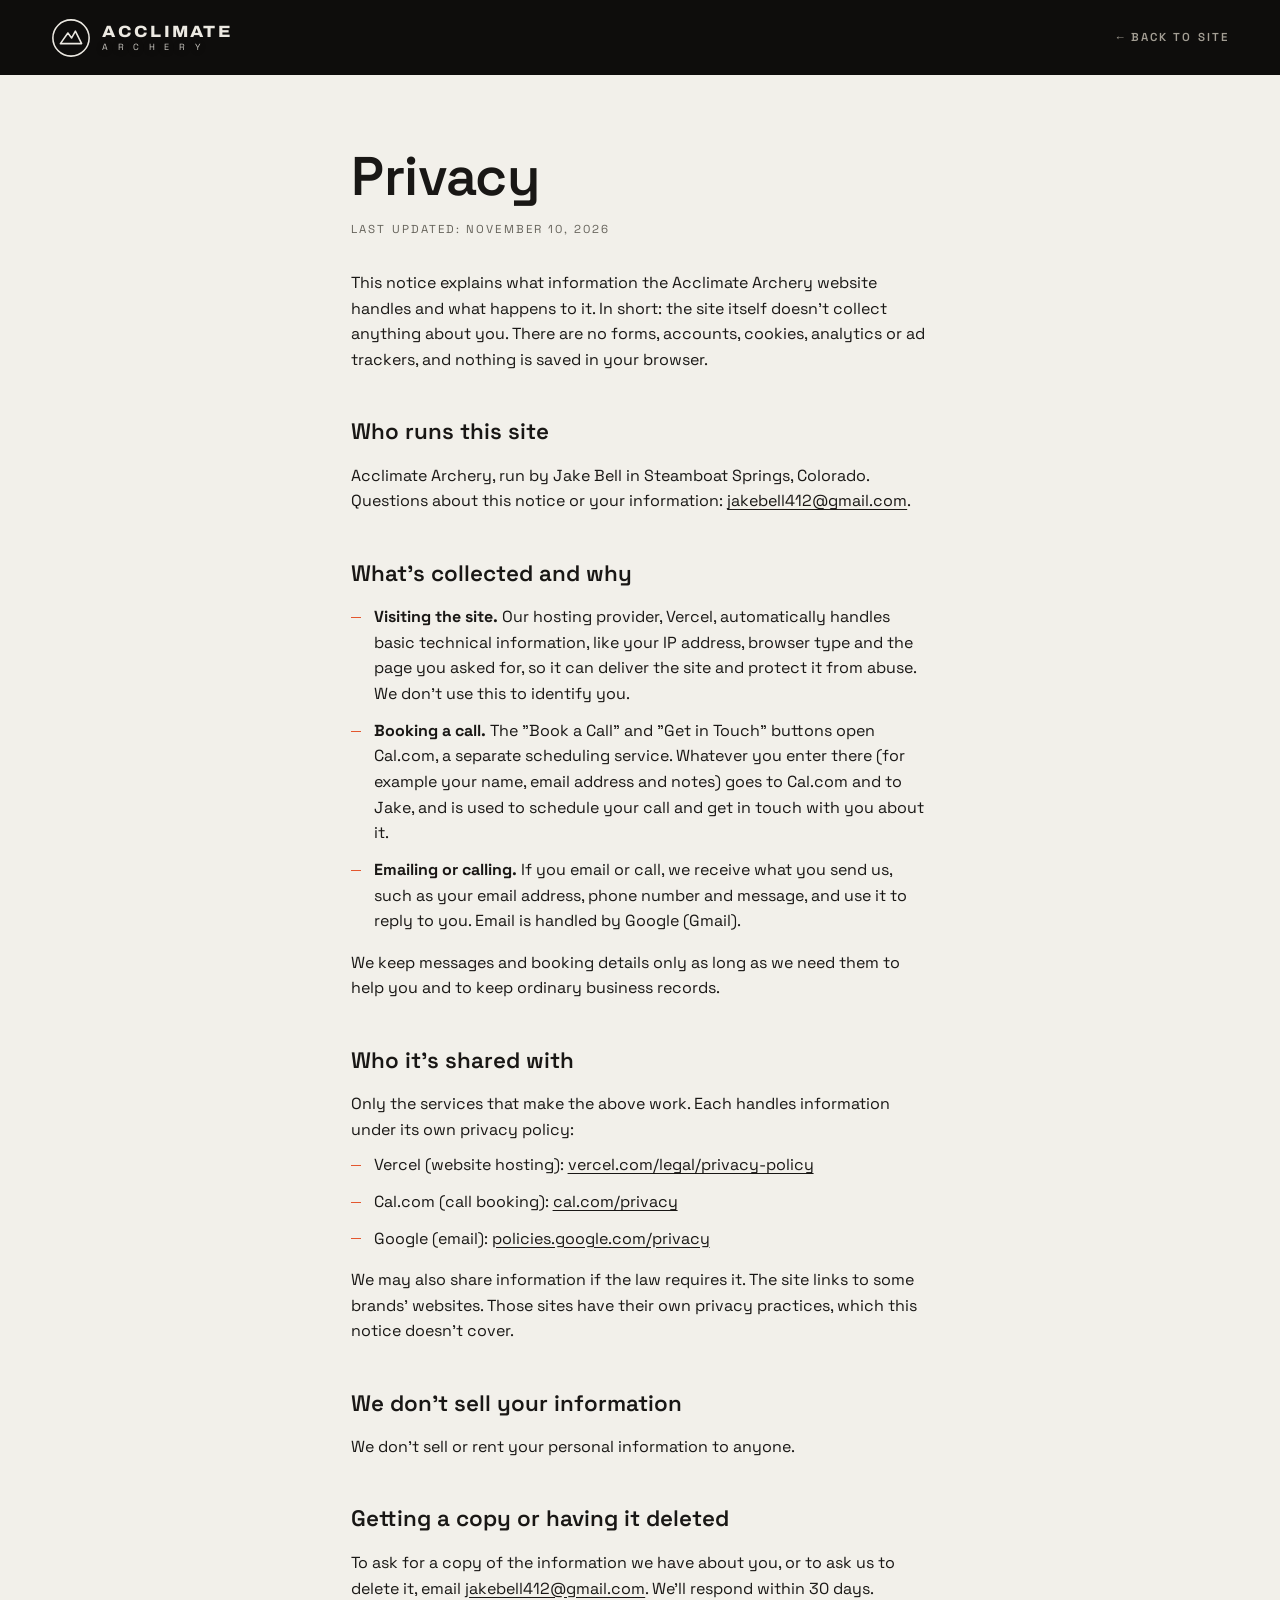
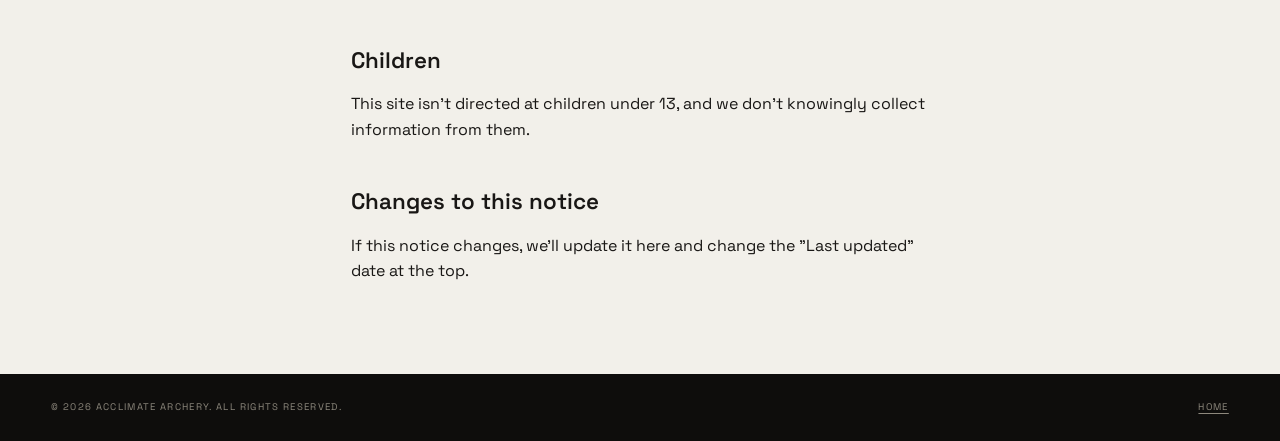
<file: privacy.html>
<!DOCTYPE html>
<html lang="en">
<head>
  <meta charset="UTF-8" />
  <meta name="viewport" content="width=device-width, initial-scale=1.0" />
  <title>Privacy | Acclimate Archery</title>
  <meta name="description" content="How the Acclimate Archery website handles your information." />
  <meta name="theme-color" content="#0e0d0c" />
  <link rel="preload" href="fonts/space-grotesk-latin.woff2" as="font" type="font/woff2" crossorigin />
  <link rel="stylesheet" href="css/fonts.css" />
  <link rel="stylesheet" href="css/style.css" />
  <link rel="icon" type="image/svg+xml" href="favicon.svg" />
</head>
<body class="legal-page">
  <a class="skip-link" href="#main">Skip to content</a>

  <header class="legal-header">
    <a href="./" class="site-logo">
      <svg class="site-logo__mark" viewBox="0 0 64 64" fill="none" aria-hidden="true">
        <circle cx="32" cy="32" r="29" stroke="currentColor" stroke-width="2.5"/>
        <path d="M15 41 L27 24 L33 32 L39 21 L49 41 Z" stroke="currentColor" stroke-width="2.5" stroke-linejoin="round" fill="none"/>
      </svg>
      <span class="site-logo__type">
        <span class="site-logo__name">Acclimate</span>
        <span class="site-logo__sub" aria-hidden="true">A&nbsp;R&nbsp;C&nbsp;H&nbsp;E&nbsp;R&nbsp;Y</span><span class="visually-hidden">Archery</span>
      </span>
    </a>
    <a href="./" class="legal-header__back">← Back to site</a>
  </header>

  <main id="main" class="legal" tabindex="-1">
    <h1>Privacy</h1>
    <p class="legal__updated">Last updated: November 10, 2026</p>

    <p>This notice explains what information the Acclimate Archery website handles and what happens to it. In short: the site itself doesn't collect anything about you. There are no forms, accounts, cookies, analytics or ad trackers, and nothing is saved in your browser.</p>

    <h2>Who runs this site</h2>
    <p>Acclimate Archery, run by Jake Bell in Steamboat Springs, Colorado. Questions about this notice or your information: <a href="mailto:jakebell412@gmail.com">jakebell412@gmail.com</a>.</p>

    <h2>What's collected and why</h2>
    <ul>
      <li><strong>Visiting the site.</strong> Our hosting provider, Vercel, automatically handles basic technical information, like your IP address, browser type and the page you asked for, so it can deliver the site and protect it from abuse. We don't use this to identify you.</li>
      <li><strong>Booking a call.</strong> The "Book a Call" and "Get in Touch" buttons open Cal.com, a separate scheduling service. Whatever you enter there (for example your name, email address and notes) goes to Cal.com and to Jake, and is used to schedule your call and get in touch with you about it.</li>
      <li><strong>Emailing or calling.</strong> If you email or call, we receive what you send us, such as your email address, phone number and message, and use it to reply to you. Email is handled by Google (Gmail).</li>
    </ul>
    <p>We keep messages and booking details only as long as we need them to help you and to keep ordinary business records.</p>

    <h2>Who it's shared with</h2>
    <p>Only the services that make the above work. Each handles information under its own privacy policy:</p>
    <ul>
      <li>Vercel (website hosting): <a href="https://vercel.com/legal/privacy-policy">vercel.com/legal/privacy-policy</a></li>
      <li>Cal.com (call booking): <a href="https://cal.com/privacy">cal.com/privacy</a></li>
      <li>Google (email): <a href="https://policies.google.com/privacy">policies.google.com/privacy</a></li>
    </ul>
    <p>We may also share information if the law requires it. The site links to some brands' websites. Those sites have their own privacy practices, which this notice doesn't cover.</p>

    <h2>We don't sell your information</h2>
    <p>We don't sell or rent your personal information to anyone.</p>

    <h2>Getting a copy or having it deleted</h2>
    <p>To ask for a copy of the information we have about you, or to ask us to delete it, email <a href="mailto:jakebell412@gmail.com">jakebell412@gmail.com</a>. We'll respond within 30 days.</p>

    <h2>Children</h2>
    <p>This site isn't directed at children under 13, and we don't knowingly collect information from them.</p>

    <h2>Changes to this notice</h2>
    <p>If this notice changes, we'll update it here and change the "Last updated" date at the top.</p>
  </main>

  <footer class="site-footer legal-footer">
    <div class="site-footer__bottom">
      <span>© 2026 Acclimate Archery. All rights reserved.</span>
      <a href="./">Home</a>
    </div>
  </footer>
</body>
</html>
</file>
<file: css/fonts.css>
/* Self-hosted fonts (SIL Open Font License 1.1). Downloaded from Google Fonts;
   see fonts/OFL.txt. Only the faces the site actually uses are included. */

@font-face {
  font-family: 'Archivo';
  font-style: normal;
  font-weight: 100 900;
  font-stretch: 62% 125%;
  font-display: swap;
  src: url(../fonts/archivo-vietnamese.woff2) format('woff2');
  unicode-range: U+0102-0103, U+0110-0111, U+0128-0129, U+0168-0169, U+01A0-01A1, U+01AF-01B0, U+0300-0301, U+0303-0304, U+0308-0309, U+0323, U+0329, U+1EA0-1EF9, U+20AB;
}
@font-face {
  font-family: 'Archivo';
  font-style: normal;
  font-weight: 100 900;
  font-stretch: 62% 125%;
  font-display: swap;
  src: url(../fonts/archivo-latin-ext.woff2) format('woff2');
  unicode-range: U+0100-02BA, U+02BD-02C5, U+02C7-02CC, U+02CE-02D7, U+02DD-02FF, U+0304, U+0308, U+0329, U+1D00-1DBF, U+1E00-1E9F, U+1EF2-1EFF, U+2020, U+20A0-20AB, U+20AD-20C4, U+2113, U+2C60-2C7F, U+A720-A7FF;
}
@font-face {
  font-family: 'Archivo';
  font-style: normal;
  font-weight: 100 900;
  font-stretch: 62% 125%;
  font-display: swap;
  src: url(../fonts/archivo-latin.woff2) format('woff2');
  unicode-range: U+0000-00FF, U+0131, U+0152-0153, U+02BB-02BC, U+02C6, U+02DA, U+02DC, U+0304, U+0308, U+0329, U+2000-206F, U+20AC, U+2122, U+2191, U+2193, U+2212, U+2215, U+FEFF, U+FFFD;
}
@font-face {
  font-family: 'Space Grotesk';
  font-style: normal;
  font-weight: 300 700;
  font-display: swap;
  src: url(../fonts/space-grotesk-vietnamese.woff2) format('woff2');
  unicode-range: U+0102-0103, U+0110-0111, U+0128-0129, U+0168-0169, U+01A0-01A1, U+01AF-01B0, U+0300-0301, U+0303-0304, U+0308-0309, U+0323, U+0329, U+1EA0-1EF9, U+20AB;
}
@font-face {
  font-family: 'Space Grotesk';
  font-style: normal;
  font-weight: 300 700;
  font-display: swap;
  src: url(../fonts/space-grotesk-latin-ext.woff2) format('woff2');
  unicode-range: U+0100-02BA, U+02BD-02C5, U+02C7-02CC, U+02CE-02D7, U+02DD-02FF, U+0304, U+0308, U+0329, U+1D00-1DBF, U+1E00-1E9F, U+1EF2-1EFF, U+2020, U+20A0-20AB, U+20AD-20C4, U+2113, U+2C60-2C7F, U+A720-A7FF;
}
@font-face {
  font-family: 'Space Grotesk';
  font-style: normal;
  font-weight: 300 700;
  font-display: swap;
  src: url(../fonts/space-grotesk-latin.woff2) format('woff2');
  unicode-range: U+0000-00FF, U+0131, U+0152-0153, U+02BB-02BC, U+02C6, U+02DA, U+02DC, U+0304, U+0308, U+0329, U+2000-206F, U+20AC, U+2122, U+2191, U+2193, U+2212, U+2215, U+FEFF, U+FFFD;
}
</file>
<file: css/style.css>
/* ============================================================
   ACCLIMATE ARCHERY — "Alpine Precision"
   Palette: coal / bone / ash / ember — from the original site,
   sharpened. Type: Archivo (wide caps) × Instrument Serif (ital)
   × Space Grotesk (technical labels).
   ============================================================ */

:root {
  /* -------- color -------- */
  --void:  #0e0d0c;
  --coal:  #191715;
  --coal-2:#221f1c;
  --coal-3:#2b2825;
  --bone:  #ece9e2;
  --paper: #f2f0ea;
  --paper-2:#e7e4dc;
  --ash:   #a39e94;
  --ash-2: #65625a; /* muted text on light grounds — 4.5:1+ on paper (was #6e6a62) */
  --ash-2-on-dark: #8d887d; /* same role on coal/void — 5:1+ (WCAG AA) */
  --line:  rgba(20, 18, 16, 0.14);
  --line-light: rgba(236, 233, 226, 0.14);
  --ember: #e4572e;
  --ember-soft: rgba(228, 87, 46, 0.55);

  /* -------- type -------- */
  --f-display: "Archivo", sans-serif;
  --f-serif: "Instrument Serif", serif;
  --f-tech: "Space Grotesk", monospace, sans-serif;

  /* -------- rhythm -------- */
  --gutter: clamp(1.25rem, 4vw, 4rem);
  --section-pad: clamp(5rem, 12vh, 9rem);
  --radius: 2px;

  --ease-out: cubic-bezier(0.19, 1, 0.22, 1);
  --ease-punch: cubic-bezier(0.83, 0, 0.17, 1);
}

/* ============ reset ============ */
*, *::before, *::after { box-sizing: border-box; margin: 0; padding: 0; }
html { scroll-behavior: smooth; }
html:focus-within { scroll-behavior: smooth; }
body {
  font-family: var(--f-tech);
  background: var(--paper);
  color: var(--coal);
  line-height: 1.6;
  -webkit-font-smoothing: antialiased;
  overflow-x: hidden;
}
img, svg, canvas { display: block; max-width: 100%; }

/* ============ accessibility helpers ============ */
.visually-hidden {
  position: absolute !important; width: 1px; height: 1px;
  padding: 0; margin: -1px; overflow: hidden;
  clip: rect(0 0 0 0); white-space: nowrap; border: 0;
}
.skip-link {
  position: fixed; top: 0.75rem; left: 0.75rem; z-index: 2000;
  padding: 0.8em 1.2em;
  background: var(--bone); color: var(--coal);
  font-size: 0.8rem; font-weight: 600; letter-spacing: 0.12em; text-transform: uppercase;
  border-radius: var(--radius);
  transform: translateY(-200%);
}
.skip-link:focus { transform: none; }
/* clear keyboard focus ring on every interactive element; mouse clicks
   don't trigger it (:focus-visible) */
:focus-visible { outline: 2px solid var(--ember); outline-offset: 3px; }
main:focus { outline: none; }
a { color: inherit; text-decoration: none; }
ul { list-style: none; }
button { font: inherit; background: none; border: none; cursor: pointer; color: inherit; }
::selection { background: var(--ember); color: var(--bone); }

/* Hide native cursor only when custom cursor is active (set by JS on pointer-fine devices) */
body.has-cursor, body.has-cursor a, body.has-cursor button { cursor: none; }

/* While actively scrolling, suspend hover flips so cards passing under a
   stationary cursor don't flash their hover state */
body.is-scrolling .service-card,
body.is-scrolling .testimonial,
body.is-scrolling .brand-row { pointer-events: none; }

/* ============================================================
   PRELOADER
   ============================================================ */
.preloader {
  position: fixed; inset: 0; z-index: 1000;
  background: var(--void);
  display: grid; place-items: center;
  color: var(--bone);
  transition: visibility 0s 1.6s;
}
.preloader__inner { position: relative; z-index: 3; display: grid; place-items: center; gap: 1.4rem; }
.preloader__mark { width: clamp(72px, 10vw, 110px); color: var(--bone); }
.preloader__ring {
  stroke-dasharray: 340; stroke-dashoffset: 340;
  animation: draw 1.1s var(--ease-punch) 0.1s forwards;
  transform-origin: center; transform: rotate(-90deg);
}
.preloader__peaks {
  stroke-dasharray: 180; stroke-dashoffset: 180;
  animation: draw 0.9s var(--ease-punch) 0.7s forwards;
}
@keyframes draw { to { stroke-dashoffset: 0; } }
.preloader__wordwrap { overflow: hidden; }
.preloader__word {
  display: block;
  font-family: var(--f-display);
  font-weight: 800; font-stretch: 115%;
  font-size: clamp(1.1rem, 2.4vw, 1.6rem);
  letter-spacing: 0.55em; text-indent: 0.55em;
  transform: translateY(110%);
  animation: rise-in 0.8s var(--ease-out) 1s forwards;
}
@keyframes rise-in { to { transform: translateY(0); } }
.preloader__meta {
  display: flex; gap: 2.5rem;
  font-size: 0.62rem; letter-spacing: 0.3em;
  color: var(--ash-2);
}
.preloader__count { color: var(--bone); min-width: 3ch; text-align: right; font-variant-numeric: tabular-nums; }
.preloader__curtain {
  position: absolute; inset: 0; background: var(--void); z-index: 2;
  transform: scaleY(1); transform-origin: top;
}
.preloader__curtain--2 { background: var(--coal-2); z-index: 1; }
.preloader.is-done .preloader__inner { animation: fade-up-out 0.5s var(--ease-punch) forwards; }
.preloader.is-done .preloader__curtain { animation: curtain 0.9s var(--ease-punch) 0.35s forwards; }
.preloader.is-done .preloader__curtain--2 { animation: curtain 0.9s var(--ease-punch) 0.5s forwards; }
.preloader.is-done { visibility: hidden; }
@keyframes fade-up-out { to { opacity: 0; transform: translateY(-30px); } }
@keyframes curtain { to { transform: scaleY(0); } }

/* ============================================================
   CURSOR
   ============================================================ */
.cursor { position: fixed; top: 0; left: 0; z-index: 999; pointer-events: none; display: none; }
body.has-cursor .cursor { display: block; }
.cursor__dot {
  position: absolute; top: -2.5px; left: -2.5px;
  width: 5px; height: 5px; border-radius: 50%;
  background: var(--ember);
  transition: transform 0.25s var(--ease-out), opacity 0.25s;
}
.cursor__reticle {
  position: absolute; top: -19px; left: -19px;
  width: 38px; height: 38px; border-radius: 50%;
  border: 1px solid currentColor;
  color: var(--coal);
  opacity: 0.55;
  /* a soft dark+light double halo riding along on every frame, independent
     of the color flip below — whichever half of the halo matches the
     backdrop always leaves the other half in contrast, so the ring never
     goes fully invisible while color/border-color is mid-transition (e.g.
     the instant it leaves a dark hover target for the plain page) */
  filter:
    drop-shadow(0 0 1px rgba(14, 13, 12, 0.4))
    drop-shadow(0 0 3px rgba(236, 233, 226, 0.55));
  transition: transform 0.35s var(--ease-out), opacity 0.35s, color 0.18s, border-color 0.18s;
}
.cursor.is-light .cursor__reticle { color: var(--bone); }
.cursor__tick { position: absolute; background: currentColor; }
.cursor__tick--n, .cursor__tick--s { width: 1px; height: 6px; left: 50%; }
.cursor__tick--e, .cursor__tick--w { height: 1px; width: 6px; top: 50%; }
.cursor__tick--n { top: -1px; } .cursor__tick--s { bottom: -1px; }
.cursor__tick--w { left: -1px; } .cursor__tick--e { right: -1px; }
/* same expand + 45deg rotation for every hover state, so the reticle
   animates identically everywhere on the site */
.cursor.is-hover .cursor__reticle { transform: scale(1.7) rotate(45deg); opacity: 0.9; }
.cursor.is-hover .cursor__dot { transform: scale(0.5); }
/* over a button that's solid ember (or fills ember on hover), the ember
   dot vanishes into it — swap it to bone so it still reads as a target */
.cursor.is-fill .cursor__dot { background: var(--bone); transform: scale(0.9); }
.cursor.is-down .cursor__reticle { transform: scale(0.8); }

/* ============================================================
   PROGRESS RAIL (right edge)
   ============================================================ */
.progress-rail {
  position: fixed; right: clamp(10px, 1.6vw, 26px); top: 50%;
  transform: translateY(-50%);
  height: min(80vh, 760px); z-index: 90;
  display: flex; flex-direction: column; align-items: center;
  mix-blend-mode: difference; color: var(--bone);
  transition: color 0.3s;
}
.progress-rail.is-hero { mix-blend-mode: normal; color: #ffffff; }
.progress-rail__line { width: 1px; flex: 1; background: currentColor; opacity: 0.3; }
.progress-rail__arrow {
  position: absolute; top: 0; left: 50%;
  width: 10px; margin-left: -5px;
  color: inherit;
  transition: top 0.15s linear;
}
@media (max-width: 900px) { .progress-rail { display: none; } }

/* ============================================================
   HEADER
   ============================================================ */
.site-header {
  position: fixed; top: 0; left: 0; right: 0; z-index: 100;
  padding: 0 var(--gutter);
  transition: transform 0.5s var(--ease-out), background 0.4s, backdrop-filter 0.4s;
  color: var(--bone);
}
.site-header::after {
  content: ""; position: absolute; inset: 0; z-index: -1;
  background: linear-gradient(180deg, rgba(10,9,8,0.5) 0%, rgba(10,9,8,0.32) 70%, rgba(10,9,8,0) 100%);
  backdrop-filter: blur(3px);
  transition: background 0.45s, backdrop-filter 0.45s, box-shadow 0.45s;
}
.site-header.is-scrolled::after {
  background: rgba(14, 13, 12, 0.82);
  backdrop-filter: blur(14px) saturate(1.1);
  box-shadow: 0 1px 0 var(--line-light);
}
.site-header__inner {
  display: grid; grid-template-columns: 1fr auto 1fr;
  align-items: center;
  height: 84px;
  transition: height 0.4s var(--ease-out);
}
.site-header.is-scrolled .site-header__inner { height: 64px; }

.site-nav { display: flex; align-items: center; gap: clamp(1.2rem, 2.6vw, 2.6rem); }
.site-nav--right { justify-content: flex-end; }
.site-nav__link {
  position: relative;
  font-size: 0.85rem; font-weight: 600;
  letter-spacing: 0.15em; text-transform: uppercase;
  padding: 0.5rem 0;
  display: inline-flex; gap: 0.5em; align-items: baseline;
}
.site-nav__num { font-size: 0.68rem; color: var(--ember); font-weight: 700; }
.site-nav__link::after {
  content: ""; position: absolute; left: 0; bottom: 0;
  width: 100%; height: 1px; background: var(--bone);
  transform: scaleX(0); transform-origin: right;
  transition: transform 0.45s var(--ease-punch);
}
.site-nav__link:hover::after,
.site-nav__link.is-active::after { transform: scaleX(1); transform-origin: left; }

.site-logo { display: flex; align-items: center; gap: 0.7rem; justify-self: center; }
.site-logo__mark { width: 40px; color: currentColor; transition: transform 0.6s var(--ease-out); }
.site-logo:hover .site-logo__mark { transform: rotate(180deg); }
.site-logo__type { display: flex; flex-direction: column; line-height: 1.05; }
.site-logo__name {
  font-family: var(--f-display); font-weight: 800; font-stretch: 110%;
  font-size: 1.02rem; letter-spacing: 0.14em; text-transform: uppercase;
}
.site-logo__sub {
  font-size: 0.56rem; letter-spacing: 0.42em; margin-top: 3px;
  color: var(--bone); opacity: 0.85;
  text-shadow: 0 1px 6px rgba(0,0,0,0.4);
}

.site-header__coords {
  font-size: 0.66rem; letter-spacing: 0.14em; color: rgba(236,233,226,0.88);
  font-variant-numeric: tabular-nums;
  text-shadow: 0 1px 8px rgba(0,0,0,0.5);
}
@media (max-width: 1100px) { .site-header__coords { display: none; } }

.nav-toggle { display: none; position: relative; width: 40px; height: 40px; }
.nav-toggle span {
  position: absolute; left: 8px; right: 8px; height: 1.5px;
  background: currentColor;
  transition: transform 0.4s var(--ease-punch), top 0.4s var(--ease-punch);
}
.nav-toggle span:nth-child(1) { top: 16px; }
.nav-toggle span:nth-child(2) { top: 23px; }
.nav-toggle.is-open span:nth-child(1) { top: 19.5px; transform: rotate(45deg); }
.nav-toggle.is-open span:nth-child(2) { top: 19.5px; transform: rotate(-45deg); }
@media (max-width: 900px) {
  .site-nav--left { display: none; }
  .site-header__inner { grid-template-columns: auto 1fr auto; }
  .site-logo { justify-self: start; order: -1; }
  .nav-toggle { display: block; }
  .site-nav--right .btn { display: none; }
}

/* ============================================================
   MOBILE MENU
   ============================================================ */
.mobile-menu {
  position: fixed; inset: 0; z-index: 95;
  display: flex; flex-direction: column; justify-content: center;
  padding: var(--gutter);
  visibility: hidden; pointer-events: none;
}
.mobile-menu__bg {
  position: absolute; inset: 0; background: var(--void);
  transform: translateY(-100%);
  transition: transform 0.7s var(--ease-punch);
}
.mobile-menu.is-open { visibility: visible; pointer-events: auto; }
.mobile-menu.is-open .mobile-menu__bg { transform: translateY(0); }
.mobile-menu__nav { position: relative; display: flex; flex-direction: column; gap: 0.4rem; }
.mobile-menu__link {
  font-family: var(--f-display); font-weight: 800; font-stretch: 105%;
  text-transform: uppercase; color: var(--bone);
  font-size: clamp(2rem, 9vw, 3.4rem); line-height: 1.15;
  display: flex; align-items: baseline; gap: 1rem;
  opacity: 0; transform: translateY(30px);
  transition: opacity 0.5s var(--ease-out), transform 0.5s var(--ease-out);
}
.mobile-menu__link em { font-family: var(--f-tech); font-style: normal; font-size: 0.8rem; color: var(--ember); }
.mobile-menu.is-open .mobile-menu__link { opacity: 1; transform: translateY(0); }
.mobile-menu.is-open .mobile-menu__link:nth-child(1) { transition-delay: 0.25s; }
.mobile-menu.is-open .mobile-menu__link:nth-child(2) { transition-delay: 0.32s; }
.mobile-menu.is-open .mobile-menu__link:nth-child(3) { transition-delay: 0.39s; }
.mobile-menu.is-open .mobile-menu__link:nth-child(4) { transition-delay: 0.46s; }
.mobile-menu__foot {
  position: absolute; bottom: 2rem; left: var(--gutter); right: var(--gutter);
  display: flex; justify-content: space-between;
  font-size: 0.6rem; letter-spacing: 0.2em; text-transform: uppercase; color: var(--ash-2);
}

/* ============================================================
   BUTTONS
   ============================================================ */
.btn {
  position: relative; overflow: hidden;
  display: inline-flex; align-items: center; gap: 0.7em;
  font-family: var(--f-tech); font-weight: 600;
  font-size: 0.72rem; letter-spacing: 0.22em; text-transform: uppercase;
  padding: 1.05em 1.9em;
  border: 1px solid currentColor;
  border-radius: var(--radius);
  transition: color 0.4s var(--ease-out), border-color 0.4s;
  will-change: transform;
}
.btn__bg {
  position: absolute; inset: -1px; z-index: 0;
  background: currentColor;
  transform: translateY(101%);
  transition: transform 0.5s var(--ease-punch);
}
.btn:hover .btn__bg { transform: translateY(0); }
.btn__label, .btn__icon { position: relative; z-index: 1; }
.btn__icon { width: 14px; transition: transform 0.4s var(--ease-out); }
.btn:hover .btn__icon { transform: translateX(4px); }

.btn--solid { background: var(--bone); color: var(--coal); border-color: var(--bone); }
.btn--solid .btn__bg { background: var(--ember); }
.btn--solid:hover { color: var(--bone); border-color: var(--ember); }

.btn--line { color: var(--bone); border-color: var(--line-light); background: transparent; }
.btn--line .btn__bg { background: var(--bone); }
.btn--line:hover { color: var(--coal); border-color: var(--bone); }
.hero__actions .btn--line {
  border-color: rgba(236,233,226,0.5);
  backdrop-filter: blur(7px) saturate(1.1); -webkit-backdrop-filter: blur(7px) saturate(1.1);
}
.hero__actions .btn--line:not(:hover) { background: rgba(10,9,8,0.3); }

.btn--ghost { color: var(--bone); border-color: rgba(236,233,226,0.4); }
.btn--ghost .btn__bg { background: var(--bone); }
.btn--ghost:hover { color: var(--coal); }

.btn--sm { padding: 0.75em 1.4em; font-size: 0.65rem; }
.btn--lg { padding: 1.25em 2.4em; font-size: 0.8rem; }

.site-header .btn { padding: 0.85em 1.7em; font-size: 0.74rem; }

/* ============================================================
   SECTION PRIMITIVES
   ============================================================ */
.section { padding: var(--section-pad) var(--gutter); position: relative; }
.section--dark { background: var(--coal); color: var(--bone); }
.section--void { background: var(--void); color: var(--bone); }
/* muted text inside dark areas swaps to the lighter gray so it keeps
   WCAG AA contrast against coal/void */
.section--dark, .section--void, .site-footer, .mobile-menu, .preloader { --ash-2: var(--ash-2-on-dark); }

.section__head { max-width: 1200px; margin: 0 auto clamp(3rem, 7vh, 5rem); }
.section__head--tight { margin-bottom: clamp(2rem, 5vh, 3.5rem); }
.section__head--center { text-align: center; }
.section__eyebrow {
  display: inline-flex; align-items: center; gap: 0.7em;
  font-size: 0.66rem; font-weight: 600;
  letter-spacing: 0.32em; text-transform: uppercase;
  color: var(--ash-2); margin-bottom: 1.6rem;
}
.section__eyebrow--light { color: var(--ash); }
.section__eyebrow--center { justify-content: center; }
.section__eyebrow-dot {
  width: 7px; height: 7px; border-radius: 50%;
  background: var(--ember);
  box-shadow: 0 0 12px var(--ember-soft);
  animation: pulse-dot 2.4s ease-in-out infinite;
}
@keyframes pulse-dot { 50% { box-shadow: 0 0 3px transparent; } }

.section__title {
  font-family: var(--f-tech); font-weight: 600;
  font-size: clamp(2rem, 4.6vw, 3.8rem);
  line-height: 1.15; text-transform: none;
  letter-spacing: -0.01em;
}
.section__title em, .craft__title em, .contact__title em, .quote__text em {
  font-family: var(--f-tech); font-style: normal; font-weight: 400;
  text-transform: none; letter-spacing: -0.01em;
  font-size: 1em; line-height: inherit;
}
.section__title--light { color: var(--bone); }
.section__title--sm { font-size: clamp(1.9rem, 4vw, 3.2rem); }
.section__lede {
  max-width: 46ch; margin-top: 1.5rem;
  font-size: clamp(0.95rem, 1.35vw, 1.1rem);
  color: var(--ash-2); font-weight: 400;
}

/* split-title reveal */
[data-split-title] .word {
  display: inline-block; overflow: hidden; vertical-align: bottom;
  /* extra room inside the mask so descenders (g, y, p) and ascenders/accents
     (f, tall caps) aren't clipped by the reveal mask; negative margin cancels
     the padding back out so surrounding line spacing doesn't shift */
  padding: 0.12em 0 0.16em;
  margin: -0.12em 0 -0.16em;
}
[data-split-title] .word > span {
  display: inline-block;
  transform: translateY(115%) rotate(2deg);
  transition: transform 0.9s var(--ease-punch);
}
[data-split-title].is-in .word > span { transform: translateY(0) rotate(0deg); }

/* generic reveal */
[data-reveal] {
  opacity: 0; transform: translateY(34px);
  transition: opacity 0.9s var(--ease-out), transform 0.9s var(--ease-out);
}
[data-reveal].is-in { opacity: 1; transform: translateY(0); }

/* ============================================================
   HERO
   ============================================================ */
.hero {
  position: relative; min-height: 100svh;
  display: flex; flex-direction: column;
  justify-content: center; align-items: center;
  background: var(--void); color: var(--bone);
  overflow: hidden;
  padding: 110px var(--gutter) 90px;
}
.hero__scene { position: absolute; inset: 0; overflow: hidden; }

.hero__photo {
  position: absolute; inset: 0;
  width: 100%; height: 100%;
  object-fit: cover; object-position: 50% 18%;
  transform: scale(1.04) translateX(0%);
  transform-origin: center;
  animation: hero-photo-pan 48s ease-in-out infinite alternate;
  will-change: transform;
}
@keyframes hero-photo-pan {
  0%   { transform: scale(1.04) translateX(-2.6%); }
  100% { transform: scale(1.04) translateX(2.6%); }
}
/* a photo covers the whole scene, so the procedural sky/stars/ridge layers
   (built for the illustrated fallback) stay in the markup but sit unused */
.hero--photo .hero__sky,
.hero--photo .hero__stars,
.hero--photo .hero__ridge,
.hero--photo .hero__mist,
.hero--photo .hero__snow { display: none; }
/* darker so headline type stays legible over a bright alpenglow sky */
.hero--photo .hero__vignette {
  background:
    linear-gradient(180deg, rgba(8,7,6,0.35) 0%, rgba(8,7,6,0.12) 26%, rgba(8,7,6,0.22) 62%, rgba(8,7,6,0.6) 100%),
    radial-gradient(75% 60% at 50% 42%, rgba(8,7,6,0.42) 0%, transparent 68%);
}

.hero__sky {
  position: absolute; inset: 0;
  background:
    radial-gradient(120% 70% at 50% 108%, rgba(236,233,226,0.20) 0%, transparent 55%),
    radial-gradient(80% 55% at 72% 20%, rgba(90, 96, 110, 0.28) 0%, transparent 60%),
    linear-gradient(180deg, #101112 0%, #181a1c 42%, #232322 72%, #34322e 100%);
}
.hero__stars { position: absolute; inset: 0 0 40% 0; }
.hero__stars i {
  position: absolute; width: 2px; height: 2px; border-radius: 50%;
  background: var(--bone);
  animation: twinkle var(--tw, 4s) ease-in-out infinite;
  opacity: 0.6;
}
@keyframes twinkle { 50% { opacity: 0.08; } }

.hero__ridge { position: absolute; inset: 0; width: 100%; height: 100%; will-change: transform; }
.hero__ridge--far  { opacity: 0.85; }
.hero__ridge--mid  { opacity: 0.95; }
.hero__ridge-line {
  stroke: rgba(236, 233, 226, 0.16);
  stroke-width: 1.2;
  vector-effect: non-scaling-stroke;
}
.hero__ridge--mid .hero__ridge-line { stroke: rgba(236, 233, 226, 0.09); }
.hero__mist, .hero__snow { position: absolute; inset: 0; width: 100%; height: 100%; }
.hero__grain {
  position: absolute; inset: -50%;
  background-image: url("../Images/grain.svg");
  opacity: 0.035; pointer-events: none;
}
.hero__vignette {
  position: absolute; inset: 0;
  background: radial-gradient(120% 90% at 50% 45%, transparent 55%, rgba(10,9,8,0.55) 100%);
}

.hero__content {
  position: relative; z-index: 3;
  text-align: center; max-width: 1100px;
}
.hero__eyebrow {
  display: flex; align-items: center; justify-content: center; gap: 1.2em;
  font-size: clamp(0.64rem, 0.95vw, 0.78rem); font-weight: 500;
  letter-spacing: 0.38em; text-transform: uppercase;
  color: rgba(236,233,226,0.92); margin-bottom: clamp(1.5rem, 3vh, 2.6rem);
  text-shadow: 0 1px 10px rgba(0,0,0,0.45);
}
.hero__eyebrow-line { width: clamp(24px, 5vw, 70px); height: 1px; background: rgba(236,233,226,0.35); }

/* clean, precision-instrument headline — one consistent sans, sentence case,
   restrained size, no italic/serif flourish */
.hero__title {
  font-family: var(--f-tech);
  font-weight: 600;
  text-transform: none;
  font-size: clamp(2.4rem, 6vw, 5rem);
  line-height: 1.12; letter-spacing: -0.01em;
  text-wrap: balance;
  text-shadow: 0 2px 24px rgba(0,0,0,0.35);
}
.hero__title-row { display: block; overflow: hidden; padding: 0.1em 0 0.14em; margin: -0.1em 0 -0.14em; }
.hero__title-row--serif {
  font-family: var(--f-tech); font-weight: 400;
  text-transform: none; letter-spacing: -0.01em;
  font-size: 1em; line-height: 1.12;
  margin-top: 0;
}
.hero__title-row--serif em { font-style: normal; }
.split-line {
  display: inline-block;
  transform: translateY(112%);
  transition: transform 1.1s var(--ease-punch);
}
.hero.is-ready .split-line { transform: translateY(0); }
.hero.is-ready .hero__title-row:nth-child(2) .split-line { transition-delay: 0.12s; }

.hero__sub {
  max-width: 52ch; margin: clamp(1.4rem, 3vh, 2.2rem) auto 0;
  font-size: clamp(0.9rem, 1.3vw, 1.08rem);
  color: var(--bone); font-weight: 400;
  text-shadow: 0 1px 10px rgba(0,0,0,0.45);
}
.hero__actions {
  display: flex; gap: 1rem; justify-content: center; flex-wrap: wrap;
  margin-top: clamp(1.8rem, 4vh, 3rem);
}

.hero__foot {
  position: absolute; z-index: 3;
  left: var(--gutter); right: var(--gutter); bottom: 2rem;
  display: flex; align-items: center; justify-content: space-between;
  font-size: 0.72rem; font-weight: 600; letter-spacing: 0.2em; text-transform: uppercase;
  color: var(--bone);
}
.hero__scrollcue,
.hero__foot-note,
.hero__wind {
  background: rgba(10,9,8,0.34);
  backdrop-filter: blur(7px) saturate(1.1); -webkit-backdrop-filter: blur(7px) saturate(1.1);
  border-radius: 999px;
  padding: 0.65em 1.2em;
}
.hero__scrollcue { display: flex; align-items: center; gap: 0.9em; }
.hero__scrollcue-track {
  position: relative; width: 1.5px; height: 40px;
  background: rgba(236,233,226,0.3); overflow: hidden; display: inline-block;
  border-radius: 2px;
}
.hero__scrollcue-thumb {
  position: absolute; left: 0; top: 0; width: 100%; height: 40%;
  background: var(--ember);
  animation: scroll-thumb 2s var(--ease-punch) infinite;
}
@keyframes scroll-thumb {
  0% { transform: translateY(-110%); }
  60%, 100% { transform: translateY(280%); }
}
.hero__foot-note { text-align: center; }
.hero__wind { display: flex; gap: 0.9em; align-items: baseline; }
.hero__wind span:first-child { color: var(--ember); }
.hero__wind-val { color: var(--bone); font-variant-numeric: tabular-nums; }
@media (max-width: 800px) {
  .hero__foot { justify-content: center; }
  .hero__foot-note, .hero__wind { display: none; }
}

/* ============================================================
   SERVICES
   ============================================================ */
.services { background: var(--paper); position: relative; }
.services__mark {
  position: absolute; top: clamp(0.5rem, 1vh, 1.5rem); right: var(--gutter);
  display: flex; flex-direction: column; align-items: center; gap: 0.7rem;
  text-align: center;
}
.services__mark-icon { width: clamp(42px, 3.6vw, 56px); color: var(--ember); opacity: 0.8; }
.services__mark-text {
  font-family: var(--f-tech); font-size: 0.6rem; font-weight: 500;
  letter-spacing: 0.18em; text-transform: uppercase; line-height: 1.5;
  color: var(--ash-2);
}
@media (max-width: 1150px) { .services__mark { display: none; } }
.services__grid {
  display: grid; grid-template-columns: repeat(3, 1fr);
  gap: clamp(1rem, 2vw, 1.8rem);
  max-width: 1400px; margin: 0 auto;
  perspective: 1400px;
  scroll-margin-top: 96px;
}
@media (max-width: 1000px) { .services__grid { grid-template-columns: 1fr; max-width: 640px; } }

.service-card {
  position: relative; overflow: hidden;
  background: var(--paper-2);
  border: 1px solid var(--line);
  border-radius: var(--radius);
  padding: clamp(1.8rem, 2.6vw, 2.6rem);
  display: flex; flex-direction: column;
  min-height: 100%;
  transform-style: preserve-3d;
  transition: background 0.5s var(--ease-out), border-color 0.5s, box-shadow 0.5s;
}
.service-card:hover {
  background: var(--coal);
  color: var(--bone);
  border-color: var(--coal);
  box-shadow: 0 30px 60px -20px rgba(20, 18, 16, 0.45);
}
.service-card__sheen {
  position: absolute; inset: 0; pointer-events: none; opacity: 0;
  background: radial-gradient(400px circle at var(--sx, 50%) var(--sy, 50%), rgba(236,233,226,0.09), transparent 55%);
  transition: opacity 0.4s;
}
.service-card:hover .service-card__sheen { opacity: 1; }
.service-card__index {
  font-family: var(--f-tech); font-style: normal; font-weight: 600;
  font-size: clamp(2.6rem, 4vw, 3.6rem); line-height: 1;
  color: transparent;
  -webkit-text-stroke: 1px var(--ash);
  transition: color 0.5s, -webkit-text-stroke-color 0.5s;
  margin-bottom: 1.6rem;
}
.service-card:hover .service-card__index { color: var(--ember); -webkit-text-stroke-color: var(--ember); }
.service-card__icon {
  width: 44px; margin-bottom: 1.4rem; color: var(--ash-2);
  transition: color 0.5s, transform 0.6s var(--ease-out);
}
.service-card:hover .service-card__icon { color: var(--ember); transform: translateY(-4px); }
.service-card__title {
  font-family: var(--f-display); font-weight: 800; font-stretch: 108%;
  font-size: clamp(1.15rem, 1.7vw, 1.45rem);
  text-transform: uppercase; line-height: 1.1;
  margin-bottom: 1rem;
}
.service-card__body { font-size: 0.92rem; color: var(--ash-2); transition: color 0.5s; }
.service-card:hover .service-card__body { color: var(--ash); }
.service-card__list {
  margin: 1.4rem 0 2rem;
  display: flex; flex-direction: column; gap: 0.55rem;
  font-size: 0.78rem; letter-spacing: 0.04em;
}
.service-card__list li {
  display: flex; align-items: center; gap: 0.7em;
}
.service-card__list li::before {
  content: ""; width: 12px; height: 1px;
  background: var(--ember); flex-shrink: 0;
}
.service-card__cta {
  margin-top: auto;
  font-size: 0.66rem; font-weight: 600;
  letter-spacing: 0.28em; text-transform: uppercase;
  display: inline-flex; align-items: center; gap: 0.8em;
  color: var(--ash-2); transition: color 0.5s;
}
.service-card:hover .service-card__cta { color: var(--bone); }
.service-card__cta i {
  font-style: normal; transition: transform 0.4s var(--ease-out); color: var(--ember);
}
.service-card:hover .service-card__cta i { transform: translateX(6px); }
.service-card__cta--btn {
  margin-top: auto;
  align-self: flex-start;
  background: var(--ember); color: var(--coal);
  border: 1px solid var(--ember);
  border-radius: var(--radius); padding: 0.7em 1.3em;
  transition: transform 0.4s var(--ease-punch), box-shadow 0.4s;
}
.service-card__cta--btn i { color: var(--coal); }
.service-card:hover .service-card__cta--btn {
  transform: translateY(-2px);
  box-shadow: 0 12px 26px -10px rgba(228,87,46,0.55);
}

.services__note {
  text-align: center; margin-top: clamp(2.5rem, 6vh, 4rem);
  font-size: clamp(1rem, 1.6vw, 1.25rem); color: var(--ash-2);
}
.services__note em { font-family: var(--f-tech); font-style: normal; font-weight: 600; font-size: 1em; color: var(--coal); }

/* ============================================================
   CRAFT / ABOUT
   ============================================================ */
.craft { overflow: hidden; }
.craft__grid {
  display: grid; grid-template-columns: 0.9fr 1.1fr;
  gap: clamp(2.5rem, 6vw, 6rem);
  max-width: 1400px; margin: 0 auto;
  align-items: start;
}
@media (max-width: 1000px) { .craft__grid { grid-template-columns: 1fr; } }
.craft__left { position: sticky; top: 120px; }
@media (max-width: 1000px) { .craft__left { position: static; } }
.craft__title {
  font-family: var(--f-tech); font-weight: 600;
  font-size: clamp(2rem, 4vw, 3.4rem);
  line-height: 1.16; text-transform: none;
}
.craft__sig {
  margin-top: 2.8rem;
  display: flex; flex-direction: column; gap: 0.7rem;
  width: fit-content;
}
.craft__sig-name {
  font-family: var(--f-tech); font-style: normal; font-weight: 500;
  font-size: clamp(1.6rem, 2.4vw, 2.2rem); line-height: 1;
  color: var(--bone);
}
.craft__sig-arrow { width: clamp(180px, 18vw, 260px); color: var(--ember); overflow: visible; }
.craft__sig-path {
  stroke-dasharray: 300; stroke-dashoffset: 300;
  transition: stroke-dashoffset 1.6s var(--ease-out) 0.4s;
}
.craft__sig-path--head { transition-delay: 1.5s; transition-duration: 0.5s; }
.craft__sig-path--fletch { transition-delay: 0.9s; transition-duration: 0.7s; }
.craft__sig.is-in .craft__sig-path { stroke-dashoffset: 0; }
.craft__sig-role {
  font-size: 0.6rem; letter-spacing: 0.26em; text-transform: uppercase;
  color: var(--ash-2);
}

.craft__specialties {
  margin-top: clamp(2.5rem, 6vh, 4rem);
  padding-top: 2rem; border-top: 1px solid var(--line-light);
  display: flex; flex-direction: column; gap: 1.1rem;
}
.craft__specialties-label {
  font-family: var(--f-tech); font-weight: 600;
  font-size: clamp(1.1rem, 1.8vw, 1.4rem); letter-spacing: 0.06em;
  color: var(--bone);
  display: flex; align-items: center; gap: 0.7em;
}
.craft__specialties-label::before {
  content: ""; width: 22px; height: 1px; background: var(--ember);
}
.craft__specialties-list {
  display: flex; flex-direction: column; gap: 0;
  border-top: 1px solid var(--line-light);
}
.craft__specialties-list li {
  position: relative;
  display: flex; align-items: center; gap: 1rem;
  padding: 0.75rem 0;
  border-bottom: 1px solid var(--line-light);
  cursor: default;
  transition: padding-left 0.5s var(--ease-punch);
}
.craft__specialties-list li::before {
  content: ""; position: absolute; left: 0; top: 50%;
  width: 0; height: 1px; background: var(--ember);
  transition: width 0.5s var(--ease-punch);
}
.craft__specialties-list li i {
  font-style: normal; font-size: 0.6rem; font-weight: 600;
  letter-spacing: 0.15em; color: var(--ash-2);
  font-variant-numeric: tabular-nums;
  transition: color 0.5s;
}
.craft__specialty-copy { display: flex; flex-direction: column; gap: 0.15rem; }
.craft__specialty-copy b {
  font-family: var(--f-tech); font-weight: 500; font-style: normal;
  font-size: clamp(0.85rem, 1vw, 0.98rem); color: var(--ash);
  transition: color 0.5s var(--ease-out);
}
.craft__specialty-copy em {
  font-style: normal; font-size: 0.72rem; color: var(--ash-2);
  opacity: 0; max-height: 0; overflow: hidden;
  transition: opacity 0.4s var(--ease-out), max-height 0.4s var(--ease-out);
}
.craft__specialties-list li.is-hot,
.craft__specialties-list li:hover {
  padding-left: 1.2rem;
}
.craft__specialties-list li.is-hot::before,
.craft__specialties-list li:hover::before { width: 0.8rem; }
.craft__specialties-list li.is-hot i,
.craft__specialties-list li:hover i { color: var(--ember); }
.craft__specialties-list li.is-hot .craft__specialty-copy b,
.craft__specialties-list li:hover .craft__specialty-copy b { color: var(--bone); }
.craft__specialties-list li.is-hot .craft__specialty-copy em,
.craft__specialties-list li:hover .craft__specialty-copy em { opacity: 1; max-height: 1.4em; }
.craft__coords {
  margin-top: 0.4rem;
  font-size: 0.6rem; letter-spacing: 0.16em;
  color: var(--ash-2); font-variant-numeric: tabular-nums;
}

.craft__right { display: flex; flex-direction: column; gap: clamp(2rem, 4vh, 3rem); }
.craft__portrait {
  position: relative;
  aspect-ratio: 1 / 1; max-width: 520px;
  overflow: hidden; border-radius: var(--radius);
}
.craft__portrait-ph { position: absolute; inset: 0; }
.craft__portrait-ph svg { width: 100%; height: 100%; }
.craft__portrait img {
  position: absolute; inset: 0;
  width: 100%; height: 100%; object-fit: cover;
}
.craft__portrait img, .craft__portrait-ph {
  transform: scale(1.12) translateY(var(--py, 0px));
  will-change: transform;
}
.craft__portrait-frame {
  position: absolute; inset: 0;
  border: 1px solid rgba(236,233,226,0.4);
  pointer-events: none;
}
.craft__portrait-tag {
  position: absolute; left: 0; bottom: 0;
  font-size: 0.6rem; letter-spacing: 0.28em; text-transform: uppercase;
  color: var(--coal);
  background: var(--bone);
  padding: 0.9em 1.2em 0.9em 1em;
  border-left: 2px solid var(--ember);
}
.craft__copy { display: flex; flex-direction: column; gap: clamp(1.3rem, 2.6vh, 1.8rem); }
.craft__para {
  font-size: clamp(1.02rem, 1.5vw, 1.22rem);
  line-height: 1.65;
  color: var(--ash); max-width: 56ch;
}
.craft__para strong { color: var(--ember); font-weight: 600; }
.craft__facts {
  display: grid; grid-template-columns: repeat(3, auto);
  gap: clamp(1.5rem, 4vw, 3.5rem);
  padding-top: 2rem; border-top: 1px solid var(--line-light);
}
@media (max-width: 640px) {
  .craft__facts { grid-template-columns: repeat(3, 1fr); gap: 0.9rem; }
  .craft__fact-num { font-size: 1.6rem; }
  .craft__fact-label { font-size: 0.52rem; letter-spacing: 0.1em; max-width: none; }
}
.craft__fact { display: flex; flex-direction: column; gap: 0.5rem; }
.craft__fact-num {
  font-family: var(--f-tech); font-style: normal; font-weight: 600;
  font-size: clamp(2.2rem, 3.4vw, 3.2rem); line-height: 1;
  color: var(--bone);
  font-variant-numeric: tabular-nums;
}
.craft__fact-label {
  font-size: 0.62rem; letter-spacing: 0.24em; text-transform: uppercase;
  color: var(--ash-2); max-width: 20ch;
}

/* ============================================================
   TERRITORY (WebGL terrain + map)
   ============================================================ */
.territory { min-height: 100vh; display: flex; align-items: center; }
.territory__gl { position: absolute; inset: 0; width: 100%; height: 100%; opacity: 0.75; }
.territory__scrim {
  position: absolute; inset: 0;
  background:
    linear-gradient(180deg, var(--void) 0%, transparent 20%, transparent 78%, var(--void) 100%),
    radial-gradient(80% 95% at 35% 48%, rgba(14,13,12,0.82) 0%, rgba(14,13,12,0.18) 100%);
}
.territory__inner { position: relative; z-index: 2; width: 100%; max-width: 1400px; margin: 0 auto; }
.territory__grid {
  display: grid; grid-template-columns: 1.15fr 0.85fr;
  gap: clamp(2.5rem, 6vw, 6rem);
  margin-top: clamp(2.5rem, 6vh, 4.5rem);
  align-items: center;
}
@media (max-width: 1000px) { .territory__grid { grid-template-columns: 1fr; } }

.territory__map svg { width: 100%; height: auto; }
.territory__topo path {
  stroke: rgba(236,233,226,0.13); stroke-width: 1; fill: none;
}
.territory__border {
  stroke: rgba(236,233,226,0.5); stroke-width: 1.2; fill: rgba(236,233,226,0.02);
}
.territory__marker { --mx: 157px; --my: 74px; }
.territory__dot { fill: var(--ember); }
.territory__pulse {
  fill: none; stroke: var(--ember); stroke-width: 1;
  transform-origin: var(--mx) var(--my);
  animation: map-pulse 2.6s ease-out infinite;
}
.territory__pulse--2 { animation-delay: 1.3s; }
@keyframes map-pulse {
  0% { transform: scale(0.4); opacity: 1; }
  100% { transform: scale(3.2); opacity: 0; }
}
.territory__leader { stroke: rgba(236,233,226,0.4); stroke-width: 1; stroke-dasharray: 3 3; }
.territory__label {
  fill: var(--bone); font-family: var(--f-tech);
  font-size: 10.5px; letter-spacing: 2.5px; font-weight: 600;
}
.territory__ticks line { stroke: rgba(236,233,226,0.18); stroke-width: 1; }
.territory__town-dot { fill: rgba(236,233,226,0.65); transition: fill 0.3s; }
.territory__town-ring {
  fill: none; stroke: var(--ember); stroke-width: 1;
  opacity: 0; transform: scale(0.5);
  transform-box: fill-box; transform-origin: center;
  transition: opacity 0.3s, transform 0.4s var(--ease-out);
}
.territory__town text {
  fill: rgba(236,233,226,0.5); font-family: var(--f-tech);
  font-size: 8.5px; letter-spacing: 1.6px;
  transition: fill 0.3s;
}
.territory__town:hover .territory__town-dot { fill: var(--ember); }
.territory__town:hover .territory__town-ring { opacity: 1; transform: scale(1); }
.territory__town:hover text { fill: var(--bone); }
/* towns cascade in as the map scrolls into view */
.territory__map .territory__town {
  opacity: 0; transform: translateY(6px);
  transition: opacity 0.6s var(--ease-out), transform 0.6s var(--ease-out);
}
.territory__map.is-in .territory__town { opacity: 1; transform: translateY(0); }
.territory__map.is-in .territory__town:nth-child(1) { transition-delay: 0.15s; }
.territory__map.is-in .territory__town:nth-child(2) { transition-delay: 0.25s; }
.territory__map.is-in .territory__town:nth-child(3) { transition-delay: 0.35s; }
.territory__map.is-in .territory__town:nth-child(4) { transition-delay: 0.45s; }
.territory__map.is-in .territory__town:nth-child(5) { transition-delay: 0.55s; }
.territory__map.is-in .territory__town:nth-child(6) { transition-delay: 0.65s; }
.territory__map.is-in .territory__town:nth-child(7) { transition-delay: 0.75s; }
.territory__compass-ring { fill: none; stroke: rgba(236,233,226,0.4); stroke-width: 1; }
.territory__compass line { stroke: rgba(236,233,226,0.4); stroke-width: 1; }
.territory__compass-needle-n { fill: var(--ember); }
.territory__compass-needle-s { fill: rgba(236,233,226,0.3); }
.territory__compass-pivot { fill: var(--bone); }
.territory__compass text {
  fill: rgba(236,233,226,0.55); font-family: var(--f-tech);
  font-size: 8px; letter-spacing: 1px;
}
.territory__coords-txt {
  fill: rgba(236,233,226,0.3); font-family: var(--f-tech);
  font-size: 8px; letter-spacing: 2px;
}

.territory__para { font-size: clamp(1rem, 1.4vw, 1.15rem); color: var(--ash); max-width: 48ch; }
.territory__para strong { color: var(--bone); }
.territory__list { margin-top: 2rem; border-top: 1px solid var(--line-light); }
.territory__list li {
  display: flex; justify-content: space-between; align-items: baseline; gap: 1.5rem;
  padding: 1rem 0; border-bottom: 1px solid var(--line-light);
}
.territory__list span {
  font-family: var(--f-display); font-weight: 700; font-stretch: 106%;
  font-size: 0.82rem; letter-spacing: 0.14em; text-transform: uppercase;
}
.territory__list em {
  font-style: normal; font-size: 0.7rem; letter-spacing: 0.08em;
  color: var(--ash-2); text-align: right;
}
.territory__elev { margin-top: 2.4rem; display: flex; align-items: baseline; gap: 1rem; }
.territory__elev-num {
  font-family: var(--f-tech); font-style: normal; font-weight: 600;
  font-size: clamp(2.6rem, 4.6vw, 4rem); line-height: 1;
  color: var(--bone); font-variant-numeric: tabular-nums;
}
.territory__elev-unit { font-size: 0.62rem; letter-spacing: 0.3em; color: var(--ash-2); }

/* ============================================================
   BRANDS
   ============================================================ */
.brands { background: var(--paper); }
.brands__rows { max-width: 1200px; margin: 0 auto; border-top: 1px solid var(--line); }
.brand-row {
  position: relative; overflow: hidden;
  display: grid; grid-template-columns: 1fr auto auto;
  align-items: center; gap: 1.6rem;
  padding: clamp(1rem, 2.2vh, 1.5rem) clamp(0.5rem, 2vw, 2rem);
  border-bottom: 1px solid var(--line);
  transition: color 0.45s var(--ease-out), padding-left 0.45s var(--ease-out);
  isolation: isolate;
}
.brand-row::before {
  content: ""; position: absolute; inset: 0; z-index: -1;
  background: var(--coal);
  transform: scaleY(0); transform-origin: bottom;
  transition: transform 0.5s var(--ease-punch);
}
.brand-row:hover { color: var(--bone); padding-left: clamp(1.2rem, 3vw, 3rem); }
.brand-row:hover::before { transform: scaleY(1); }
.brand-row__name {
  font-family: var(--f-display); font-weight: 800; font-stretch: 112%;
  font-size: clamp(1.1rem, 2.2vw, 1.6rem);
  text-transform: uppercase; line-height: 1;
}
.brand-row__desc {
  font-size: 0.66rem; letter-spacing: 0.16em; text-transform: uppercase;
  color: var(--ash-2); transition: color 0.45s;
}
.brand-row:hover .brand-row__desc { color: var(--ash); }
.brand-row__arrow {
  font-size: 1.05rem; color: var(--ember);
  transition: transform 0.45s var(--ease-out);
}
.brand-row:hover .brand-row__arrow { transform: translate(4px, -4px); }
@media (max-width: 640px) {
  .brand-row { grid-template-columns: 1fr auto; }
  .brand-row__desc { display: none; }
}

/* ============================================================
   QUOTE
   ============================================================ */
.quote {
  position: relative; overflow: hidden;
  background: var(--coal); color: var(--bone);
  padding: clamp(7rem, 18vh, 12rem) var(--gutter);
}
.quote__photo {
  position: absolute; inset: 0; width: 100%; height: 100%;
  object-fit: cover; object-position: 50% 62%;
}
.quote__scrim {
  position: absolute; inset: 0;
  background: linear-gradient(180deg, rgba(8,7,6,0.55) 0%, rgba(8,7,6,0.42) 45%, rgba(8,7,6,0.62) 100%);
}
/* photo replaces the ember particles entirely — no motion behind the quote */
.quote--photo .quote__embers { display: none; }
.quote__embers { position: absolute; inset: 0; width: 100%; height: 100%; opacity: 0.8; }
.quote__fig { position: relative; z-index: 2; max-width: 920px; margin: 0 auto; text-align: center; }
.quote__text {
  font-family: var(--f-tech); font-weight: 500;
  font-size: clamp(1.3rem, 2.6vw, 2.1rem);
  line-height: 1.4;
  text-shadow: 0 2px 16px rgba(0,0,0,0.5);
}
.quote__text em { color: rgba(236,233,226,0.82); }
.quote__cite {
  margin-top: 2.2rem;
  font-family: var(--f-tech); font-size: 0.68rem;
  letter-spacing: 0.38em; text-transform: uppercase; color: rgba(236,233,226,0.7);
  text-shadow: 0 1px 10px rgba(0,0,0,0.5);
}

/* ============================================================
   TESTIMONIALS
   ============================================================ */
.testimonials { background: var(--paper); }
.testimonials__rail {
  display: grid; grid-template-columns: repeat(3, 1fr);
  gap: clamp(1rem, 2vw, 1.8rem);
  max-width: 1400px; margin: 0 auto;
  perspective: 1400px;
}
@media (max-width: 1000px) { .testimonials__rail { grid-template-columns: 1fr; max-width: 640px; } }
.testimonial {
  position: relative;
  background: var(--paper);
  border: 1px solid var(--line);
  border-radius: var(--radius);
  padding: clamp(1.8rem, 2.6vw, 2.6rem);
  display: flex; flex-direction: column; gap: 1.6rem;
  transition: box-shadow 0.5s var(--ease-out), transform 0.5s var(--ease-out), border-color 0.5s;
  transform-style: preserve-3d;
}
.testimonial:hover {
  box-shadow: 0 24px 48px -18px rgba(20,18,16,0.22);
  border-color: rgba(20,18,16,0.3);
}
.testimonial__mark {
  font-family: var(--f-tech); font-style: normal; font-weight: 700;
  font-size: 3rem; line-height: 0.6;
  color: var(--ember);
  height: 0.45em;
}
.testimonial__body { font-size: 0.95rem; color: var(--ash-2); flex: 1; }
.testimonial__foot {
  display: flex; flex-direction: column; gap: 0.25rem;
  padding-top: 1.2rem; border-top: 1px solid var(--line);
}
.testimonial__name {
  font-family: var(--f-display); font-weight: 700; font-stretch: 108%;
  font-size: 0.8rem; letter-spacing: 0.12em; text-transform: uppercase;
}
.testimonial__meta { font-size: 0.66rem; letter-spacing: 0.18em; text-transform: uppercase; color: var(--ash-2); }

/* ============================================================
   CONTACT
   ============================================================ */
.contact {
  position: relative; overflow: hidden;
  padding: clamp(7rem, 18vh, 12rem) var(--gutter) clamp(9rem, 22vh, 14rem);
  text-align: center;
}
.contact__ridges {
  position: absolute; left: 0; right: 0; bottom: -2px;
  color: var(--coal-2); pointer-events: none;
}
.contact__ridges svg { width: 100%; height: auto; }
.contact__inner { position: relative; z-index: 2; max-width: 900px; margin: 0 auto; }
.contact__title {
  font-family: var(--f-tech); font-weight: 600;
  font-size: clamp(2.6rem, 6.4vw, 5.4rem);
  line-height: 1.05; text-transform: none;
}
.contact__lede {
  max-width: 44ch; margin: 1.8rem auto 0;
  font-size: clamp(0.95rem, 1.4vw, 1.12rem); color: var(--ash);
}
.contact__actions {
  margin-top: clamp(2.2rem, 5vh, 3.4rem);
  display: flex; flex-direction: column; align-items: center; gap: 1.6rem;
}
.contact__phone {
  font-size: 0.8rem; letter-spacing: 0.12em; color: var(--ash);
  transition: color 0.3s;
}
.contact__phone em { font-style: normal; color: var(--bone); font-variant-numeric: tabular-nums; }
.contact__phone:hover em { color: var(--ember); }
.contact__direct { display: flex; flex-direction: column; align-items: center; gap: 0.9rem; }
.contact__email {
  position: relative;
  font-size: 0.8rem; letter-spacing: 0.12em;
  color: var(--ash); font-weight: 400;
  padding-top: 0.9rem;
  transition: color 0.3s;
}
.contact__email::before {
  content: ""; position: absolute; top: 0; left: 50%;
  width: 26px; height: 1px; background: var(--line-light);
  transform: translateX(-50%);
}
.contact__email:hover { color: var(--ember); }

/* ============================================================
   FOOTER
   ============================================================ */
.site-footer {
  background: var(--void); color: var(--bone);
  padding: clamp(3rem, 7vh, 5rem) var(--gutter) 1.6rem;
  overflow: hidden;
}
.site-footer__top {
  display: flex; justify-content: space-between; align-items: flex-start;
  gap: 2.5rem; flex-wrap: wrap;
  padding-bottom: clamp(2.5rem, 6vh, 4rem);
}
.site-footer__brand { display: flex; align-items: center; gap: 0.8rem; }
.site-footer__brand .site-logo__mark { width: 46px; }
.site-footer__wordmark {
  display: flex; flex-direction: column; line-height: 1.05;
  font-family: var(--f-display); font-weight: 800; font-stretch: 110%;
  font-size: 1.1rem; letter-spacing: 0.12em; text-transform: uppercase;
}
.site-footer__wordmark small {
  font-family: var(--f-tech); font-weight: 400;
  font-size: 0.52rem; letter-spacing: 0.5em; color: var(--ash-2);
}
.site-footer__nav { display: flex; flex-direction: column; gap: 0.7rem; }
.site-footer__nav a {
  font-size: 0.72rem; letter-spacing: 0.2em; text-transform: uppercase;
  color: var(--ash); transition: color 0.3s, transform 0.3s;
  width: fit-content;
}
.site-footer__nav a:hover { color: var(--bone); transform: translateX(6px); }
.site-footer__meta {
  display: flex; flex-direction: column; gap: 0.5rem;
  font-size: 0.62rem; letter-spacing: 0.18em; text-transform: uppercase;
  color: var(--ash-2); text-align: right;
}
@media (max-width: 700px) { .site-footer__meta { text-align: left; } }

.site-footer__big {
  border-top: 1px solid var(--line-light);
  padding-top: clamp(1rem, 3vh, 2rem);
  overflow: hidden; line-height: 0.82;
}
.site-footer__big-text {
  display: block;
  font-family: var(--f-display); font-weight: 850; font-stretch: 120%;
  font-size: clamp(3.4rem, 12.5vw, 12.5rem);
  text-transform: uppercase; letter-spacing: -0.01em;
  color: transparent;
  -webkit-text-stroke: 1px rgba(236,233,226,0.22);
  white-space: nowrap; text-align: center;
  transition: -webkit-text-stroke-color 0.6s, color 0.6s;
  will-change: transform;
}
.site-footer__big:hover .site-footer__big-text { color: rgba(236,233,226,0.06); -webkit-text-stroke-color: rgba(236,233,226,0.45); }
@media (max-width: 700px) {
  .site-footer__top { justify-content: center; text-align: center; }
  .site-footer__brand { flex-direction: column; text-align: center; }
  .site-footer__nav { align-items: center; }
  .site-footer__nav a { width: auto; }
  .site-footer__meta { align-items: center; text-align: center; }
  /* negative letter-spacing leaves a trailing sliver of tracking after the
     last glyph that browsers don't agree on trimming — on a centered,
     nowrap line that shows up as a slight rightward drift. Drop it here. */
  /* font-stretch: 120% paints glyphs wider than the browser's centering
     math accounts for on this variable font — the line gets positioned
     as if it were narrower than it actually renders, so it drifts right
     and clips the last letter. Dropping the stretch here fixes it. */
  .site-footer__big-text { font-size: clamp(2rem, 13vw, 3.2rem); letter-spacing: 0; font-stretch: normal; }
}
.site-footer__bottom {
  display: flex; justify-content: space-between; gap: 1.5rem; flex-wrap: wrap;
  padding-top: 1.6rem;
  font-size: 0.6rem; letter-spacing: 0.14em; text-transform: uppercase;
  color: var(--ash-2);
}
.site-footer__credit { color: var(--ash-2); }

/* ============================================================
   REDUCED MOTION
   ============================================================ */
@media (prefers-reduced-motion: reduce) {
  html { scroll-behavior: auto; }
  *, *::before, *::after {
    animation-duration: 0.01ms !important;
    animation-iteration-count: 1 !important;
    transition-duration: 0.15s !important;
  }
  [data-reveal], [data-split-title] .word > span, .split-line { opacity: 1 !important; transform: none !important; }
  .hero__mist, .hero__snow, .quote__embers, .territory__gl { display: none; }
  .preloader { display: none; }
}

/* ============================================================
   TOUCHSCREEN FIX — phones/tablets only (real mouse/desktop is
   untouched). The tilt-card 3D perspective stack (preserve-3d +
   perspective) fights mobile GPU compositing during momentum
   scroll, producing a flicker as cards cross the viewport edge.
   Touch devices never use the mousemove tilt anyway, so the 3D
   stacking context is pure liability there — drop it.
   ============================================================ */
@media (hover: none) and (pointer: coarse) {
  .services__grid, .testimonials__rail { perspective: none; }
  .service-card, .testimonial {
    transform-style: flat;
    backface-visibility: hidden;
    -webkit-backface-visibility: hidden;
  }
  /* The real cause: [data-reveal] replays its fade/slide-out transition
     the instant a card's intersection ratio drops crossing the top edge —
     while the live scroll is simultaneously moving it, the two fight and
     read as a flicker. Fine on desktop's fast wheel scroll; very visible
     on mobile's slow momentum scroll. Once shown, keep these cards put. */
  .service-card[data-reveal], .testimonial[data-reveal] {
    opacity: 1 !important;
    transform: none !important;
    transition: none !important;
  }
  /* backdrop-filter on a fixed, scroll-toggled element is the other classic
     iOS flicker source — every frame of scroll forces a re-blur of whatever
     now sits behind it. Swap it for a plain solid fill on touch; no blur,
     nothing to recompute, flicker gone at the source. */
  .site-header::after,
  .site-header.is-scrolled::after {
    backdrop-filter: none;
    -webkit-backdrop-filter: none;
    background: rgba(12, 11, 10, 0.9);
  }
}

/* ============================================================
   LEGAL PAGES (privacy.html) — plain reading layout in the site palette
   ============================================================ */
.legal-header {
  display: flex; align-items: center; justify-content: space-between; gap: 1rem;
  padding: 1.1rem var(--gutter);
  background: var(--void); color: var(--bone);
}
.legal-header__back {
  font-size: 0.72rem; font-weight: 600; letter-spacing: 0.18em; text-transform: uppercase;
  color: var(--ash);
}
.legal-header__back:hover { color: var(--bone); }
.legal {
  max-width: 68ch; margin: 0 auto;
  padding: clamp(3rem, 8vh, 5rem) var(--gutter) clamp(4rem, 10vh, 6rem);
}
.legal h1 {
  font-weight: 600; font-size: clamp(2.2rem, 5vw, 3.4rem);
  line-height: 1.1; letter-spacing: -0.01em;
}
.legal h2 {
  font-weight: 600; font-size: clamp(1.15rem, 2vw, 1.4rem);
  margin: 2.6rem 0 0.8rem;
}
.legal p, .legal li { font-size: 1rem; color: var(--coal); }
.legal p + p { margin-top: 1rem; }
.legal ul { margin: 0.6rem 0 1rem; display: flex; flex-direction: column; gap: 0.7rem; }
.legal li { padding-left: 1.4rem; position: relative; }
.legal li::before {
  content: ""; position: absolute; left: 0; top: 0.8em;
  width: 10px; height: 1px; background: var(--ember);
}
.legal a { text-decoration: underline; text-underline-offset: 3px; }
.legal a:hover { color: var(--ember); }
.legal__updated {
  margin: 0.8rem 0 2rem;
  font-size: 0.72rem !important; letter-spacing: 0.18em; text-transform: uppercase;
  color: var(--ash-2) !important;
}
.legal-footer { padding-top: 0; }
.legal-footer a { text-decoration: underline; text-underline-offset: 3px; }
.site-footer__privacy { color: var(--ash); text-decoration: underline; text-underline-offset: 3px; }
.site-footer__privacy:hover { color: var(--bone); }
</file>
